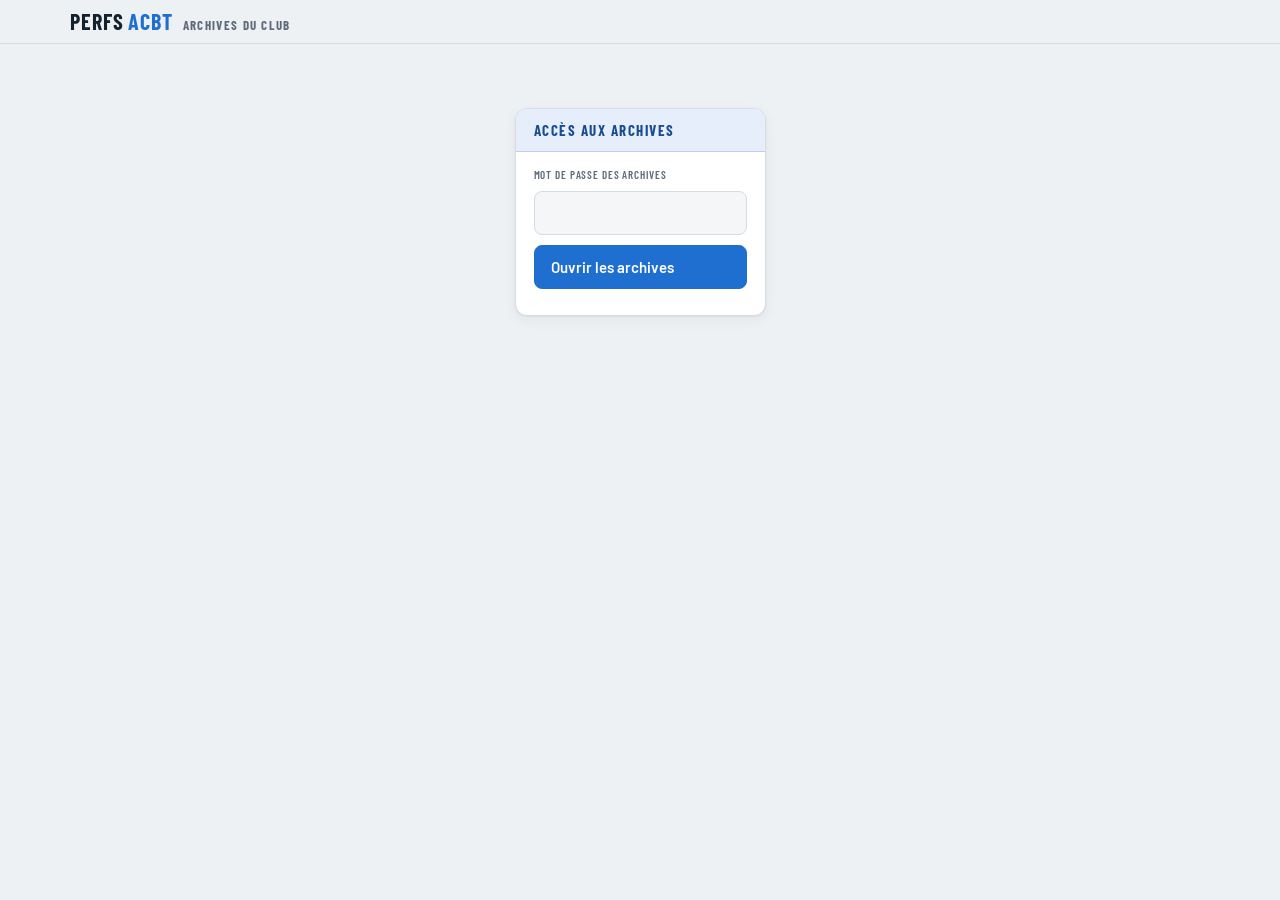
<file: archives.html>
<!DOCTYPE html>
<html lang="fr">
<head>
<meta charset="utf-8">
<meta name="viewport" content="width=device-width,initial-scale=1,viewport-fit=cover">
<meta name="theme-color" content="#1f6fd1">
<meta name="robots" content="noindex,nofollow">
<title>Perfs ACBT — Archives</title>
<link rel="preconnect" href="https://fonts.googleapis.com">
<link rel="preconnect" href="https://fonts.gstatic.com" crossorigin>
<link href="https://fonts.googleapis.com/css2?family=Barlow+Condensed:wght@600;700&family=Barlow:wght@400;500;600;700&display=swap" rel="stylesheet">
<script>(function(){try{var t=localStorage.getItem("acbt-theme");if(t)document.documentElement.setAttribute("data-theme",t);}catch(e){}})();</script>
<style>
:root{
  --bg:#eef1f4; --card:#ffffff; --field:#f4f6f8; --ink:#15212c; --muted:#5d6b78; --line:#d5dce2;
  --accent:#1f6fd1; --accent-ink:#ffffff; --accent-soft:#eaf2fd;
  --ok:#1d8a4e; --ok-bg:#e8f5ee; --ok-text:#1d6b3e; --err:#b3261e; --err-bg:#fdecea; --err-text:#9a1f18;
  --warn:#8a5200; --warn-bg:#fff6e5; --band:#e6eefb; --band-line:#bcd0ee; --band-ink:#1a4c91;
  --shadow:0 1px 2px rgba(20,33,44,.06),0 4px 14px rgba(20,33,44,.05);
  --display:"Barlow Condensed","Arial Narrow",sans-serif; --body:"Barlow",system-ui,-apple-system,"Segoe UI",sans-serif;
  color-scheme:light;
}
@media (prefers-color-scheme: dark){:root:not([data-theme="light"]){
  --bg:#0d141a; --card:#151f28; --field:#0f171e; --ink:#e4eaef; --muted:#8a98a5; --line:#26333f;
  --accent:#5aa2ff; --accent-ink:#06121f; --accent-soft:#132235;
  --ok:#4cc48a; --ok-bg:#10261b; --ok-text:#7fdcaa; --err:#ff7a70; --err-bg:#2c1414; --err-text:#ffa39c;
  --warn:#f0b340; --warn-bg:#2a2210; --band:#18293b; --band-line:#2a4766; --band-ink:#a9cdff; --shadow:none; color-scheme:dark;}}
:root[data-theme="dark"]{
  --bg:#0d141a; --card:#151f28; --field:#0f171e; --ink:#e4eaef; --muted:#8a98a5; --line:#26333f;
  --accent:#5aa2ff; --accent-ink:#06121f; --accent-soft:#132235;
  --ok:#4cc48a; --ok-bg:#10261b; --ok-text:#7fdcaa; --err:#ff7a70; --err-bg:#2c1414; --err-text:#ffa39c;
  --warn:#f0b340; --warn-bg:#2a2210; --band:#18293b; --band-line:#2a4766; --band-ink:#a9cdff; --shadow:none; color-scheme:dark;}
*{box-sizing:border-box}
[hidden]{display:none!important}
html,body{margin:0}
body{background:var(--bg);color:var(--ink);font:15px/1.5 var(--body);font-variant-numeric:tabular-nums;-webkit-font-smoothing:antialiased}
button,input{font:inherit;color:inherit}
.bar{position:sticky;top:0;z-index:10;background:color-mix(in srgb,var(--bg) 88%,transparent);backdrop-filter:blur(10px);-webkit-backdrop-filter:blur(10px);border-bottom:1px solid var(--line)}
.bar-in{max-width:1180px;margin:0 auto;padding:10px 20px;display:flex;align-items:center;gap:12px}
.brand{font:700 22px/1 var(--display);letter-spacing:.04em;text-transform:uppercase;flex:1;white-space:nowrap}
.brand span{color:var(--accent)}
.brand small{font:700 13px var(--display);letter-spacing:.1em;color:var(--muted);margin-left:10px}
main{max-width:1180px;margin:0 auto;padding:24px 20px 48px;display:grid;gap:16px}
.card{background:var(--card);border:1px solid var(--line);border-radius:12px;box-shadow:var(--shadow);overflow:hidden}
.card h2{margin:0;padding:12px 18px;background:var(--band);border-bottom:1px solid var(--band-line);font:700 15px/1.2 var(--display);letter-spacing:.1em;text-transform:uppercase;color:var(--band-ink)}
.in{padding:16px 18px}
.lbl{font:600 11px var(--display);letter-spacing:.08em;text-transform:uppercase;color:var(--muted)}
.inp{height:44px;border:1px solid var(--line);border-radius:8px;background:var(--field);padding:0 12px;font:600 16px var(--body);min-width:0}
.inp:focus{outline:none;border-color:var(--accent);box-shadow:0 0 0 3px color-mix(in srgb,var(--accent) 18%,transparent)}
.btn{height:44px;padding:0 16px;border:1px solid var(--line);border-radius:8px;background:var(--card);font:600 15px var(--body);cursor:pointer;white-space:nowrap;display:inline-flex;align-items:center;gap:8px}
.btn:hover{border-color:var(--accent)}
.btn.pri{background:var(--accent);border-color:var(--accent);color:var(--accent-ink)}
.btn.danger{color:var(--err-text)}
.btn.danger:hover{border-color:var(--err)}
.btn svg{width:17px;height:17px}
.login{max-width:440px;margin:40px auto 0}
.login form{display:grid;gap:10px}
.msg{font:600 14px var(--body);color:var(--err-text)}
.tools{display:flex;gap:10px;flex-wrap:wrap;align-items:center}
.tools .inp{flex:1;min-width:200px}
.count{color:var(--muted);font-size:14px}
table{width:100%;border-collapse:collapse;font-size:14.5px}
th,td{text-align:left;padding:10px 12px;border-bottom:1px solid var(--line);vertical-align:middle;white-space:nowrap}
th{font:700 12px var(--display);letter-spacing:.08em;text-transform:uppercase;color:var(--muted);background:var(--field);position:sticky;top:0}
tbody tr{cursor:pointer}
tbody tr:hover{background:var(--accent-soft)}
tbody tr.sel{background:var(--accent-soft);box-shadow:inset 3px 0 0 var(--accent)}
.tw{max-height:62vh;overflow:auto}
.v{display:inline-block;font:700 11.5px var(--display);letter-spacing:.06em;padding:3px 7px;border-radius:4px;margin-right:4px}
.v.ok{background:var(--ok-bg);color:var(--ok-text)} .v.bad{background:var(--err-bg);color:var(--err-text)}
.muted{color:var(--muted)}
.grid{display:grid;grid-template-columns:minmax(0,1fr) 380px;gap:16px;align-items:start}
@media (max-width:980px){.grid{grid-template-columns:1fr}}
.detail .row{display:flex;justify-content:space-between;gap:12px;padding:7px 0;border-bottom:1px solid var(--line)}
.detail .row:last-of-type{border-bottom:0}
.detail .row span:first-child{color:var(--muted)}
.detail .row span:last-child{font-weight:600;text-align:right}
.detail h3{font:700 16px var(--display);letter-spacing:.06em;text-transform:uppercase;margin:16px 0 4px}
.badge{display:inline-flex;align-items:center;gap:6px;font:600 13px var(--body);padding:5px 10px;border-radius:6px}
.badge.ok{background:var(--ok-bg);color:var(--ok-text)} .badge.bad{background:var(--err-bg);color:var(--err-text)}
.empty{padding:28px;text-align:center;color:var(--muted)}
.hash{font:500 11.5px ui-monospace,Menlo,Consolas,monospace;color:var(--muted);word-break:break-all}
</style>
</head>
<body>
<header class="bar">
  <div class="bar-in">
    <div class="brand">Perfs <span>ACBT</span><small>Archives du club</small></div>
    <button class="btn" id="logout" type="button" hidden>Se déconnecter</button>
  </div>
</header>

<main>
  <section class="card login" id="loginCard">
    <h2>Accès aux archives</h2>
    <div class="in">
      <form id="loginForm">
        <label class="lbl" for="pw">Mot de passe des archives</label>
        <input class="inp" id="pw" type="password" autocomplete="current-password" required>
        <button class="btn pri" type="submit">Ouvrir les archives</button>
        <div class="msg" id="loginMsg" role="alert"></div>
      </form>
    </div>
  </section>

  <div id="app" hidden>
    <div class="grid">
      <section class="card">
        <h2>Fiches de préparation</h2>
        <div class="in">
          <div class="tools">
            <input class="inp" id="q" type="search" placeholder="Rechercher : pilote, immatriculation, terrain, n° de fiche" aria-label="Rechercher">
            <button class="btn" id="csv" type="button"><svg viewBox="0 0 24 24" fill="none" stroke="currentColor" stroke-width="2" stroke-linecap="round" stroke-linejoin="round" aria-hidden="true"><path d="M12 3v12M7 10l5 5 5-5"/><path d="M5 21h14"/></svg>Exporter (CSV)</button>
            <span class="count" id="count"></span>
          </div>
        </div>
        <div class="tw">
          <table>
            <thead><tr><th>Date du calcul</th><th>Pilote</th><th>Avion</th><th>Départ</th><th>Arrivée</th><th>Verdicts</th></tr></thead>
            <tbody id="rows"></tbody>
          </table>
        </div>
      </section>

      <section class="card detail" id="detail">
        <h2>Détail</h2>
        <div class="in" id="detailIn"><div class="empty">Sélectionne une fiche dans la liste.</div></div>
      </section>
    </div>
  </div>
</main>

<script>
/* ═══════════════════════════════════════════════════════════════
   FICHE PDF — module autonome (aucune dépendance, fonctionne hors ligne)
   Utilisé par l'application et par la page d'archives du club.
   ═══════════════════════════════════════════════════════════════ */
(function (global) {
  'use strict';

  /* ── JSON canonique (clés triées) : même résultat partout, pour l'empreinte ── */
  function canon(v) {
    if (v === null || typeof v !== 'object') return JSON.stringify(v === undefined ? null : v);
    if (Array.isArray(v)) return '[' + v.map(canon).join(',') + ']';
    return '{' + Object.keys(v).filter(k => v[k] !== undefined).sort()
      .map(k => JSON.stringify(k) + ':' + canon(v[k])).join(',') + '}';
  }

  /* ── SHA-256 synchrone (pour garder le geste utilisateur avant le partage) ── */
  function sha256Hex(str) {
    const bytes = new TextEncoder().encode(str);
    const K = [0x428a2f98,0x71374491,0xb5c0fbcf,0xe9b5dba5,0x3956c25b,0x59f111f1,0x923f82a4,0xab1c5ed5,0xd807aa98,0x12835b01,0x243185be,0x550c7dc3,0x72be5d74,0x80deb1fe,0x9bdc06a7,0xc19bf174,0xe49b69c1,0xefbe4786,0x0fc19dc6,0x240ca1cc,0x2de92c6f,0x4a7484aa,0x5cb0a9dc,0x76f988da,0x983e5152,0xa831c66d,0xb00327c8,0xbf597fc7,0xc6e00bf3,0xd5a79147,0x06ca6351,0x14292967,0x27b70a85,0x2e1b2138,0x4d2c6dfc,0x53380d13,0x650a7354,0x766a0abb,0x81c2c92e,0x92722c85,0xa2bfe8a1,0xa81a664b,0xc24b8b70,0xc76c51a3,0xd192e819,0xd6990624,0xf40e3585,0x106aa070,0x19a4c116,0x1e376c08,0x2748774c,0x34b0bcb5,0x391c0cb3,0x4ed8aa4a,0x5b9cca4f,0x682e6ff3,0x748f82ee,0x78a5636f,0x84c87814,0x8cc70208,0x90befffa,0xa4506ceb,0xbef9a3f7,0xc67178f2];
    const H = [0x6a09e667,0xbb67ae85,0x3c6ef372,0xa54ff53a,0x510e527f,0x9b05688c,0x1f83d9ab,0x5be0cd19];
    const l = bytes.length, nBlocks = ((l + 9 + 63) >> 6);
    const m = new Uint8Array(nBlocks * 64);
    m.set(bytes); m[l] = 0x80;
    const bitLen = l * 8;
    const dv = new DataView(m.buffer);
    dv.setUint32(m.length - 4, bitLen >>> 0);
    dv.setUint32(m.length - 8, Math.floor(bitLen / 0x100000000));
    const w = new Uint32Array(64);
    const r = (x, n) => (x >>> n) | (x << (32 - n));
    for (let b = 0; b < nBlocks; b++) {
      for (let i = 0; i < 16; i++) w[i] = dv.getUint32(b * 64 + i * 4);
      for (let i = 16; i < 64; i++) {
        const s0 = r(w[i-15], 7) ^ r(w[i-15], 18) ^ (w[i-15] >>> 3);
        const s1 = r(w[i-2], 17) ^ r(w[i-2], 19) ^ (w[i-2] >>> 10);
        w[i] = (w[i-16] + s0 + w[i-7] + s1) >>> 0;
      }
      let [a, bb, c, d, e, f, g, h] = H;
      for (let i = 0; i < 64; i++) {
        const S1 = r(e, 6) ^ r(e, 11) ^ r(e, 25);
        const ch = (e & f) ^ (~e & g);
        const t1 = (h + S1 + ch + K[i] + w[i]) >>> 0;
        const S0 = r(a, 2) ^ r(a, 13) ^ r(a, 22);
        const mj = (a & bb) ^ (a & c) ^ (bb & c);
        const t2 = (S0 + mj) >>> 0;
        h = g; g = f; f = e; e = (d + t1) >>> 0; d = c; c = bb; bb = a; a = (t1 + t2) >>> 0;
      }
      H[0] = (H[0] + a) >>> 0; H[1] = (H[1] + bb) >>> 0; H[2] = (H[2] + c) >>> 0; H[3] = (H[3] + d) >>> 0;
      H[4] = (H[4] + e) >>> 0; H[5] = (H[5] + f) >>> 0; H[6] = (H[6] + g) >>> 0; H[7] = (H[7] + h) >>> 0;
    }
    return H.map(x => x.toString(16).padStart(8, '0')).join('');
  }

  /* ── Mini-générateur PDF (polices standard Helvetica / Courier) ── */
  const WID = {"Helvetica": [278, 278, 355, 556, 556, 889, 667, 191, 333, 333, 389, 584, 278, 333, 278, 278, 556, 556, 556, 556, 556, 556, 556, 556, 556, 556, 278, 278, 584, 584, 584, 556, 1015, 667, 667, 722, 722, 667, 611, 778, 722, 278, 500, 667, 556, 833, 722, 778, 667, 778, 722, 667, 611, 722, 667, 944, 667, 667, 611, 278, 278, 278, 469, 556, 333, 556, 556, 500, 556, 556, 278, 556, 556, 222, 222, 500, 222, 833, 556, 556, 556, 556, 333, 500, 278, 556, 500, 722, 500, 500, 500, 334, 260, 334, 584, 350, 556, 350, 222, 556, 333, 1000, 556, 556, 333, 1000, 667, 333, 1000, 350, 611, 350, 350, 222, 222, 333, 333, 350, 556, 1000, 333, 1000, 500, 333, 944, 350, 500, 667, 278, 333, 556, 556, 556, 556, 260, 556, 333, 737, 370, 556, 584, 333, 737, 333, 400, 584, 333, 333, 333, 556, 537, 278, 333, 333, 365, 556, 834, 834, 834, 611, 667, 667, 667, 667, 667, 667, 1000, 722, 667, 667, 667, 667, 278, 278, 278, 278, 722, 722, 778, 778, 778, 778, 778, 584, 778, 722, 722, 722, 722, 667, 667, 611, 556, 556, 556, 556, 556, 556, 889, 500, 556, 556, 556, 556, 278, 278, 278, 278, 556, 556, 556, 556, 556, 556, 556, 584, 611, 556, 556, 556, 556, 500, 556, 500], "Helvetica-Bold": [278, 333, 474, 556, 556, 889, 722, 238, 333, 333, 389, 584, 278, 333, 278, 278, 556, 556, 556, 556, 556, 556, 556, 556, 556, 556, 333, 333, 584, 584, 584, 611, 975, 722, 722, 722, 722, 667, 611, 778, 722, 278, 556, 722, 611, 833, 722, 778, 667, 778, 722, 667, 611, 722, 667, 944, 667, 667, 611, 333, 278, 333, 584, 556, 333, 556, 611, 556, 611, 556, 333, 611, 611, 278, 278, 556, 278, 889, 611, 611, 611, 611, 389, 556, 333, 611, 556, 778, 556, 556, 500, 389, 280, 389, 584, 350, 556, 350, 278, 556, 500, 1000, 556, 556, 333, 1000, 667, 333, 1000, 350, 611, 350, 350, 278, 278, 500, 500, 350, 556, 1000, 333, 1000, 556, 333, 944, 350, 500, 667, 278, 333, 556, 556, 556, 556, 280, 556, 333, 737, 370, 556, 584, 333, 737, 333, 400, 584, 333, 333, 333, 611, 556, 278, 333, 333, 365, 556, 834, 834, 834, 611, 722, 722, 722, 722, 722, 722, 1000, 722, 667, 667, 667, 667, 278, 278, 278, 278, 722, 722, 778, 778, 778, 778, 778, 584, 778, 722, 722, 722, 722, 667, 667, 611, 556, 556, 556, 556, 556, 556, 889, 556, 556, 556, 556, 556, 278, 278, 278, 278, 611, 611, 611, 611, 611, 611, 611, 584, 611, 611, 611, 611, 611, 556, 611, 556]};
  const FONTS = { H: 'Helvetica', HB: 'Helvetica-Bold', C: 'Courier' };
  const CP1252 = { 0x20AC:0x80,0x201A:0x82,0x0192:0x83,0x201E:0x84,0x2026:0x85,0x2020:0x86,0x2021:0x87,0x02C6:0x88,0x2030:0x89,0x0160:0x8A,0x2039:0x8B,0x0152:0x8C,0x017D:0x8E,0x2018:0x91,0x2019:0x92,0x201C:0x93,0x201D:0x94,0x2022:0x95,0x2013:0x96,0x2014:0x97,0x02DC:0x98,0x2122:0x99,0x0161:0x9A,0x203A:0x9B,0x0153:0x9C,0x017E:0x9E,0x0178:0x9F };
  const SUBST = { '→':'->', '←':'<-', '✓':'OK', '✗':'X', '✕':'X', '≤':'<=', '≥':'>=', '⚠':'!', '★':'*', ' ':' ', ' ':' ' };
  function toWin(str) {
    str = String(str == null ? '' : str);
    let out = '';
    for (const ch of str) {
      if (SUBST[ch] !== undefined) { out += SUBST[ch]; continue; }
      const c = ch.codePointAt(0);
      if (c === 10 || c === 13 || c === 9) { out += ' '; continue; }
      if (c < 32) continue;
      if (c < 128 || (c >= 0xA0 && c < 256)) out += String.fromCharCode(c);
      else if (CP1252[c]) out += String.fromCharCode(CP1252[c]);
      else out += '?';
    }
    return out;
  }
  function textWidth(str, font, size) {
    const s = toWin(str);
    if (font === 'C') return s.length * 0.6 * size;
    const t = WID[FONTS[font]];
    let w = 0;
    for (let i = 0; i < s.length; i++) { const c = s.charCodeAt(i); w += (c >= 32 && c < 256) ? t[c - 32] : 556; }
    return w * size / 1000;
  }
  function wrap(str, font, size, maxW) {
    const words = String(str || '').split(/\s+/).filter(Boolean);
    const lines = []; let cur = '';
    words.forEach(wd => {
      const test = cur ? cur + ' ' + wd : wd;
      if (textWidth(test, font, size) <= maxW || !cur) cur = test;
      else { lines.push(cur); cur = wd; }
    });
    if (cur) lines.push(cur);
    // mots trop longs (METAR) : coupe brute
    const out = [];
    lines.forEach(l => {
      while (textWidth(l, font, size) > maxW && l.length > 1) {
        let n = l.length;
        while (n > 1 && textWidth(l.slice(0, n), font, size) > maxW) n--;
        out.push(l.slice(0, n)); l = l.slice(n);
      }
      out.push(l);
    });
    return out;
  }
  const esc = s => s.replace(/\\/g, '\\\\').replace(/\(/g, '\\(').replace(/\)/g, '\\)');
  const f2 = n => (Math.round(n * 100) / 100).toString();

  function PDF() {
    this.W = 595.28; this.H = 841.89;
    this.pages = []; this.addPage();
  }
  PDF.prototype.addPage = function () { this.ops = []; this.pages.push(this.ops); };
  PDF.prototype.color = function (c, stroke) { return c.map(f2).join(' ') + (stroke ? ' RG' : ' rg'); };
  PDF.prototype.rect = function (x, y, w, h, o) {
    o = o || {};
    const Y = this.H - y - h;
    let s = 'q ';
    if (o.fill) s += this.color(o.fill) + ' ';
    if (o.stroke) s += this.color(o.stroke, true) + ' ' + f2(o.lw || 0.6) + ' w ';
    s += f2(x) + ' ' + f2(Y) + ' ' + f2(w) + ' ' + f2(h) + ' re ' + (o.fill && o.stroke ? 'B' : o.fill ? 'f' : 'S') + ' Q';
    this.ops.push(s);
  };
  PDF.prototype.line = function (x1, y1, x2, y2, o) {
    o = o || {};
    this.ops.push('q ' + this.color(o.color || [0.85, 0.87, 0.9], true) + ' ' + f2(o.lw || 0.5) + ' w ' +
      f2(x1) + ' ' + f2(this.H - y1) + ' m ' + f2(x2) + ' ' + f2(this.H - y2) + ' l S Q');
  };
  PDF.prototype.text = function (x, y, str, o) {
    o = o || {};
    const font = o.font || 'H', size = o.size || 9;
    const s = toWin(str);
    let X = x;
    if (o.align === 'right') X = x - textWidth(s, font, size);
    else if (o.align === 'center') X = x - textWidth(s, font, size) / 2;
    const fid = font === 'H' ? 'F1' : font === 'HB' ? 'F2' : 'F3';
    this.ops.push('BT ' + this.color(o.color || [0.08, 0.13, 0.17]) + ' /' + fid + ' ' + f2(size) + ' Tf ' +
      f2(X) + ' ' + f2(this.H - y) + ' Td (' + esc(s) + ') Tj ET');
  };
  PDF.prototype.build = function (meta) {
    const objs = [];
    const add = s => { objs.push(s); return objs.length; };
    const catalog = add(null), pagesId = add(null);
    const f1 = add('<< /Type /Font /Subtype /Type1 /BaseFont /Helvetica /Encoding /WinAnsiEncoding >>');
    const f2i = add('<< /Type /Font /Subtype /Type1 /BaseFont /Helvetica-Bold /Encoding /WinAnsiEncoding >>');
    const f3 = add('<< /Type /Font /Subtype /Type1 /BaseFont /Courier /Encoding /WinAnsiEncoding >>');
    const kids = [];
    this.pages.forEach(ops => {
      const content = ops.join('\n');
      const cid = add('<< /Length ' + content.length + ' >>\nstream\n' + content + '\nendstream');
      kids.push(add('<< /Type /Page /Parent ' + pagesId + ' 0 R /MediaBox [0 0 ' + f2(this.W) + ' ' + f2(this.H) +
        '] /Resources << /Font << /F1 ' + f1 + ' 0 R /F2 ' + f2i + ' 0 R /F3 ' + f3 + ' 0 R >> >> /Contents ' + cid + ' 0 R >>'));
    });
    objs[catalog - 1] = '<< /Type /Catalog /Pages ' + pagesId + ' 0 R >>';
    objs[pagesId - 1] = '<< /Type /Pages /Kids [' + kids.map(k => k + ' 0 R').join(' ') + '] /Count ' + kids.length + ' >>';
    const info = add('<< /Title (' + esc(toWin(meta && meta.title || 'Fiche')) + ') /Producer (Perfs ACBT) /Creator (Perfs ACBT) >>');
    let out = '%PDF-1.4\n%\xE2\xE3\xCF\xD3\n';
    const offs = [];
    objs.forEach((o, i) => { offs.push(out.length); out += (i + 1) + ' 0 obj\n' + o + '\nendobj\n'; });
    const xref = out.length;
    out += 'xref\n0 ' + (objs.length + 1) + '\n0000000000 65535 f \n' +
      offs.map(o => String(o).padStart(10, '0') + ' 00000 n \n').join('');
    out += 'trailer\n<< /Size ' + (objs.length + 1) + ' /Root ' + catalog + ' 0 R /Info ' + info + ' 0 R >>\nstartxref\n' + xref + '\n%%EOF';
    const bytes = new Uint8Array(out.length);
    for (let i = 0; i < out.length; i++) bytes[i] = out.charCodeAt(i) & 0xff;
    return bytes;
  };

  /* ── Mise en page de la fiche (style épuré, proche de l'application) ── */
  const C = {
    ink: [0.08, 0.13, 0.17], muted: [0.36, 0.42, 0.47], faint: [0.55, 0.6, 0.65], line: [0.85, 0.87, 0.9], soft: [0.965, 0.972, 0.98],
    accent: [0.12, 0.44, 0.82], accentSoft: [0.92, 0.95, 0.99],
    ok: [0.11, 0.54, 0.31], okText: [0.11, 0.42, 0.24], okBg: [0.91, 0.96, 0.93],
    bad: [0.70, 0.15, 0.12], badText: [0.60, 0.12, 0.09], badBg: [0.99, 0.93, 0.92],
    amber: [0.54, 0.32, 0.0], amberBg: [1, 0.965, 0.9], white: [1, 1, 1]
  };
  function fmtLocal(iso) {
    const d = new Date(iso);
    const p = n => String(n).padStart(2, '0');
    return p(d.getDate()) + '/' + p(d.getMonth() + 1) + '/' + d.getFullYear() + ' ' + p(d.getHours()) + ':' + p(d.getMinutes());
  }
  // Rectangle à coins arrondis
  PDF.prototype.rrect = function (x, y, w, h, r, o) {
    o = o || {};
    const k = 0.5523 * r, H = this.H, Y = y;
    const P = (px, py) => f2(px) + ' ' + f2(H - py);
    let s = 'q ';
    if (o.fill) s += this.color(o.fill) + ' ';
    if (o.stroke) s += this.color(o.stroke, true) + ' ' + f2(o.lw || 0.7) + ' w ';
    s += P(x + r, Y) + ' m ' + P(x + w - r, Y) + ' l ' +
      P(x + w - r + k, Y) + ' ' + P(x + w, Y + r - k) + ' ' + P(x + w, Y + r) + ' c ' +
      P(x + w, Y + h - r) + ' l ' +
      P(x + w, Y + h - r + k) + ' ' + P(x + w - r + k, Y + h) + ' ' + P(x + w - r, Y + h) + ' c ' +
      P(x + r, Y + h) + ' l ' +
      P(x + r - k, Y + h) + ' ' + P(x, Y + h - r + k) + ' ' + P(x, Y + h - r) + ' c ' +
      P(x, Y + r) + ' l ' +
      P(x, Y + r - k) + ' ' + P(x + r - k, Y) + ' ' + P(x + r, Y) + ' c h ' +
      (o.fill && o.stroke ? 'B' : o.fill ? 'f' : 'S') + ' Q';
    this.ops.push(s);
  };
  // Pastille de verdict ; renvoie sa largeur
  function pill(pdf, xRight, yTop, txt, kind) {
    const t = txt.toUpperCase(), size = 7.5;
    const w = textWidth(t, 'HB', size) + 14;
    const fill = kind === 'ok' ? C.okBg : kind === 'bad' ? C.badBg : C.soft;
    const col = kind === 'ok' ? C.okText : kind === 'bad' ? C.badText : C.muted;
    pdf.rrect(xRight - w, yTop, w, 15, 7.5, { fill });
    pdf.text(xRight - w / 2, yTop + 10.3, t, { font: 'HB', size, color: col, align: 'center' });
    return w;
  }

  function renderFichePDF(d) {
    const pdf = new PDF();
    const M = 40, W = pdf.W - 2 * M, BOTTOM = pdf.H - 64;
    let y = 0;
    const ensure = need => { if (y + need > BOTTOM) { footer(); pdf.addPage(); y = M; } };
    const label = (x, yy, t, o) => pdf.text(x, yy, t.toUpperCase(), Object.assign({ font: 'HB', size: 6.6, color: C.muted }, o || {}));

    // ── En-tête blanc, filet bleu
    pdf.text(M, 44, 'Fiche de préparation du vol', { font: 'HB', size: 17 });
    pdf.text(M, 60, 'Aéroclub de Beauvais-Tillé · Perfs ACBT', { size: 9, color: C.muted });
    pdf.text(pdf.W - M, 44, (d.aircraft && d.aircraft.immat) || '—', { font: 'HB', size: 20, color: C.accent, align: 'right' });
    const club = d.aircraft && d.aircraft.club;
    if (club) pdf.text(pdf.W - M, 58, club, { font: 'HB', size: 8.5, color: C.ink, align: 'right' });
    pdf.text(pdf.W - M, club ? 69 : 60, 'Fiche n° ' + d.id, { size: club ? 7.5 : 8.5, color: C.muted, align: 'right' });
    pdf.rect(M, 76, W, 2, { fill: C.accent });
    y = 94;

    // ── Bandeau d'informations (sans cadre)
    const info = [
      ['Pilote', d.pilot || '—'],
      ['Date et heure (locale)', fmtLocal(d.created)],
      ['Type', (d.aircraft && (d.aircraft.type || d.aircraft.label)) || '—'],
      ['Marge', (d.margin != null ? d.margin : '—') + ' %'],
      ['Carénages', d.spats ? 'Avec' : 'Sans']
    ];
    const iw = [0.25, 0.23, 0.22, 0.12, 0.18];
    let ix = M;
    info.forEach(([l, v], i) => {
      const cw = W * iw[i];
      label(ix, y, l);
      const ln = wrap(v, 'HB', 10, cw - 10);
      pdf.text(ix, y + 15, ln[0] + (ln.length > 1 ? '…' : ''), { font: 'HB', size: 10 });
      ix += cw;
    });
    y += 27;
    pdf.line(M, y, M + W, y, { color: C.line, lw: 0.6 });
    y += 14;

    // ── Résumé : une carte par calcul
    const cards = [];
    if (d.dep) cards.push({ t: 'Décollage · ' + (d.dep.icao || '—'), big: d.dep.result.required, sub: 'requis / ' + d.dep.result.available + ' ' + d.dep.dist.label, v: d.dep.result.verdict });
    if (d.arr) cards.push({ t: 'Atterrissage · ' + (d.arr.icao || '—'), big: d.arr.result.required, sub: 'requis / ' + d.arr.result.available + ' ' + d.arr.dist.label, v: d.arr.result.verdict });
    if (d.fuel) cards.push({ t: 'Carburant', big: d.fuel.totalL + ' L', sub: 'requis / ' + d.fuel.usable + ' L utilisables', v: d.fuel.ok ? 'ok' : 'bad' });
    if (cards.length) {
      const gap = 10, cw = (W - gap * (cards.length - 1)) / cards.length, ch = 64;
      cards.forEach((c, i) => {
        const x = M + i * (cw + gap);
        const bad = c.v === 'bad';
        pdf.rrect(x, y, cw, ch, 8, { fill: bad ? C.badBg : C.white, stroke: bad ? [0.93, 0.7, 0.68] : C.line, lw: 0.8 });
        label(x + 12, y + 17, wrap(c.t, 'HB', 6.6, cw - 90)[0]);
        pill(pdf, x + cw - 10, y + 8, c.v === 'ok' ? 'OK' : c.v === 'bad' ? 'Insuffisant' : '—', c.v);
        pdf.text(x + 12, y + 42, c.big, { font: 'HB', size: 21, color: bad ? C.badText : C.ink });
        pdf.text(x + 12, y + 55, wrap(c.sub, 'H', 8, cw - 24)[0], { size: 8, color: C.muted });
      });
      y += ch + 18;
    }

    // ── Détail décollage / atterrissage
    function block(x, y0, w, s, kind) {
      let yy = y0;
      const dep = kind === 'dep';
      pdf.rect(x, yy, 3, 14, { fill: C.accent });
      pdf.text(x + 10, yy + 11, (dep ? 'Décollage' : 'Atterrissage') + ' · ' + (s.icao || '—'), { font: 'HB', size: 11.5 });
      if (s.name) pdf.text(x + w, yy + 11, wrap(s.name, 'H', 8, w * 0.42)[0], { size: 8, color: C.muted, align: 'right' });
      yy += 21;
      const row = (l, v) => {
        const lines = wrap(v, 'HB', 8.4, w * 0.6);
        pdf.text(x, yy + 8.5, l, { size: 8.4, color: C.muted });
        lines.forEach((ln, i) => pdf.text(x + w, yy + 8.5 + i * 10, ln, { font: 'HB', size: 8.4, align: 'right' }));
        yy += 5.5 + lines.length * 10;
        pdf.line(x, yy - 1, x + w, yy - 1, { color: C.line, lw: 0.4 });
      };
      const sect = t => { yy += 3; label(x, yy + 7, t); yy += 11; };
      sect('Piste et conditions');
      row('QFU', s.qfu ? s.qfu + '°' : '—');
      row(s.dist.label, s.dist.value ? s.dist.value + ' m' : '—');
      row('Élévation', (s.alt || '—') + ' ft');
      row('Température (OAT)', (s.oat || '—') + ' °C');
      row('Masse', (s.mass || '—') + ' kg');
      row('Vent', s.windText || '—');
      if (s.windSrc) row('Vent retenu', s.windSrc);
      if (s.comps) row('Composantes', s.comps);
      row(dep ? 'Surface' : 'Freinage / état', s.surface || '—');
      if (s.windRule && s.windRule.indexOf('+') >= 0) row('Vent pris en compte', s.windRule);
      sect('Détail du calcul (sans marge)');
      (s.result.rows || []).forEach(([l, v]) => row(l, v));
      if (s.note) {
        yy += 3;
        wrap(s.note, 'H', 7.2, w).forEach(ln => { pdf.text(x, yy + 8, ln, { size: 7.2, color: C.faint }); yy += 9; });
      }
      (s.meteo || []).forEach(m => {
        sect(m.type);
        const lines = wrap(m.raw, 'C', 7, w - 16);
        pdf.rrect(x, yy - 3, w, lines.length * 9 + 10, 5, { fill: C.soft });
        lines.forEach((ln, i) => pdf.text(x + 8, yy + 7 + i * 9, ln, { font: 'C', size: 7, color: [0.25, 0.3, 0.35] }));
        yy += lines.length * 9 + 12;
      });
      return yy;
    }
    const sides = [];
    if (d.dep) sides.push(['dep', d.dep]);
    if (d.arr) sides.push(['arr', d.arr]);
    if (sides.length) {
      ensure(250);
      const gap = 22, colW = sides.length === 2 ? (W - gap) / 2 : W;
      let maxY = y;
      sides.forEach(([k, s], i) => { maxY = Math.max(maxY, block(M + i * (colW + gap), y, colW, s, k)); });
      y = maxY + 12;
    }

    // ── Carburant
    if (d.fuel) {
      const f = d.fuel;
      ensure(110 + (f.phases || []).length * 14);
      pdf.rect(M, y, 3, 14, { fill: C.accent });
      pdf.text(M + 10, y + 11, 'Bilan carburant', { font: 'HB', size: 11.5 });
      pill(pdf, M + W, y, f.ok ? 'Suffisant' : 'Insuffisant', f.ok ? 'ok' : 'bad');
      y += 24;
      const facts = [
        f.onboard ? 'À bord ' + String(f.onboard).replace('.', ',') + ' L' + (f.full ? ' (plein)' : f.usedSince ? ' (plein entamé, ' + f.usedSince + ' de vol)' : '') : null,
        'Utilisable ' + f.usable + ' L',
        'Conso ' + String(f.conso).replace('.', ',') + ' L/h' + (f.spatsPenalty ? ' (+3 % sans carénages)' : ''),
        (f.ok ? 'Reste ' : 'Manque ') + f.remainingL + ' L'
      ].filter(Boolean);
      pdf.text(M, y + 8, facts.join('   ·   '), { size: 8.4, color: C.ink });
      y += 18;
      const xT = M + W * 0.74, xL = M + W;
      label(M, y + 7, 'Poste'); label(xT, y + 7, 'Durée', { align: 'right' }); label(xL, y + 7, 'Litres', { align: 'right' });
      y += 12;
      (f.phases || []).forEach(p => {
        pdf.text(M, y + 8.5, p.ph, { size: 8.6 });
        pdf.text(xT, y + 8.5, p.time, { size: 8.6, color: C.muted, align: 'right' });
        pdf.text(xL, y + 8.5, p.L + ' L', { font: 'HB', size: 8.6, align: 'right' });
        y += 13; pdf.line(M, y - 1, M + W, y - 1, { color: C.line, lw: 0.4 });
      });
      pdf.line(M, y + 1, M + W, y + 1, { color: C.ink, lw: 0.9 });
      pdf.text(M, y + 13, 'Carburant minimum requis', { font: 'HB', size: 9.2 });
      pdf.text(xT, y + 13, f.totalTime, { font: 'HB', size: 9.2, align: 'right' });
      pdf.text(xL, y + 13, f.totalL + ' L', { font: 'HB', size: 9.2, align: 'right' });
      y += 24;
      if (f.depTime) {
        pdf.text(M, y + 8, 'Mise en route ' + f.depTime + '   ·   atterrissage max (réserve conservée) ' + f.maxLdg +
          '   ·   arrêt moteur (panne sèche) ' + f.engineStop + '   —   heure locale', { size: 8.2, color: C.muted });
        y += 16;
      }
      y += 8;
    }

    // ── Nuit aéronautique
    if (d.sun && d.sun.sunset) {
      ensure(30);
      pdf.rrect(M, y, W, 24, 6, { fill: C.amberBg });
      pdf.text(M + 12, y + 15.5, 'Coucher du soleil ' + d.sun.sunset + '   ·   Nuit aéronautique ' + d.sun.night +
        (d.sun.icao ? '  (' + d.sun.icao + ')' : '') + '   —   heure locale, date du jour', { font: 'HB', size: 8.6, color: C.amber });
      y += 32;
    }

    function footer() {
      const fy = pdf.H - 50;
      pdf.line(M, fy, M + W, fy, { color: C.line, lw: 0.6 });
      pdf.text(M, fy + 13, 'Calcul préparatoire au vol : ne remplace pas le manuel de vol. Le commandant de bord reste seul responsable de ses décisions.',
        { size: 7, color: C.muted });
      pdf.text(M, fy + 24, 'Fiche n° ' + d.id + ' · établie le ' + fmtLocal(d.created) + ' · Perfs ACBT ' + (d.app || ''), { size: 7, color: C.muted });
      if (d.hash) pdf.text(M, fy + 34, 'Empreinte SHA-256 : ' + d.hash, { font: 'C', size: 6.3, color: C.faint });
    }
    footer();
    return pdf.build({ title: 'Fiche ' + d.id });
  }

  /* Empreinte d'une fiche : SHA-256 du JSON canonique, sans le champ hash */
  function ficheHash(d) {
    const c = Object.assign({}, d); delete c.hash;
    return sha256Hex(canon(c));
  }

  global.FichePDF = { renderFichePDF, ficheHash, sha256Hex, canon, fmtLocal };
})(typeof window !== 'undefined' ? window : globalThis);

</script>
<script>
(function(){
  'use strict';
  const $ = id => document.getElementById(id);
  const esc = s => String(s == null ? '' : s).replace(/[&<>"']/g, c => ({'&':'&amp;','<':'&lt;','>':'&gt;','"':'&quot;',"'":'&#39;'}[c]));
  const F = window.FichePDF;
  const KEY = 'acbt-archives-pw';
  let pw = '';
  try { pw = sessionStorage.getItem(KEY) || ''; } catch (e) {}
  let list = [];

  async function api(params, method) {
    const r = await fetch('/api/fiches' + (params ? '?' + new URLSearchParams(params) : ''), {
      method: method || 'GET', headers: { Authorization: 'Bearer ' + pw }, cache: 'no-store'
    });
    let j = null;
    try { j = await r.json(); } catch (e) {}
    if (!j) throw new Error("Les archives ne répondent pas. La fonction /api/fiches est-elle bien en ligne ?");
    if (!r.ok || !j.ok) { const err = new Error(j.error || ('Erreur ' + r.status)); err.status = r.status; throw err; }
    return j;
  }

  const fmt = iso => F.fmtLocal(iso);
  const vchip = (l, v) => v ? `<span class="v ${v === 'bad' ? 'bad' : 'ok'}">${l} ${v === 'bad' ? 'KO' : 'OK'}</span>` : '';

  async function load(q) {
    const j = await api(q ? { q } : { limit: 500 });
    list = j.fiches;
    $('count').textContent = list.length + ' affichée' + (list.length > 1 ? 's' : '') + ' sur ' + j.total;
    $('rows').innerHTML = list.length ? list.map(f => `<tr data-id="${esc(f.id)}" tabindex="0">
        <td>${esc(fmt(f.created_at))}</td><td>${esc(f.pilot)}</td><td>${esc(f.aircraft)}</td>
        <td>${esc(f.dep_icao || '—')}</td><td>${esc(f.arr_icao || '—')}</td>
        <td>${vchip('T/O', f.dep_verdict)}${vchip('LDG', f.arr_verdict)}${vchip('FUEL', f.fuel_verdict)}</td></tr>`).join('')
      : `<tr><td colspan="6" class="empty">Aucune fiche${q ? ' pour cette recherche' : ' pour le moment'}.</td></tr>`;
  }

  async function show(id) {
    document.querySelectorAll('#rows tr').forEach(tr => tr.classList.toggle('sel', tr.dataset.id === id));
    $('detailIn').innerHTML = '<div class="empty">Chargement…</div>';
    const { fiche } = await api({ id });
    const d = fiche.data;
    const side = (lbl, s) => !s ? '' : `<h3>${lbl} · ${esc(s.icao)}</h3>
      <div class="row"><span>Verdict</span><span>${s.result.verdict === 'bad' ? '<span class="v bad">INSUFFISANT</span>' : '<span class="v ok">OK</span>'}</span></div>
      <div class="row"><span>Requis / disponible</span><span>${esc(s.result.required)} / ${esc(s.result.available)}</span></div>
      <div class="row"><span>QFU · masse</span><span>${esc(s.qfu)} · ${esc(s.mass)} kg</span></div>
      <div class="row"><span>Vent</span><span>${esc(s.windText)}</span></div>`;
    const fuel = d.fuel ? `<h3>Carburant</h3>
      <div class="row"><span>Verdict</span><span>${d.fuel.ok ? '<span class="v ok">OK</span>' : '<span class="v bad">INSUFFISANT</span>'}</span></div>
      <div class="row"><span>Requis / utilisable</span><span>${esc(d.fuel.totalL)} L / ${esc(d.fuel.usable)} L</span></div>` : '';
    $('detailIn').innerHTML = `
      <div class="row"><span>Fiche</span><span>${esc(fiche.id)}</span></div>
      <div class="row"><span>Pilote</span><span>${esc(d.pilot)}</span></div>
      <div class="row"><span>Avion</span><span>${esc(d.aircraft.label || d.aircraft.immat)}</span></div>
      <div class="row"><span>Calculée le</span><span>${esc(fmt(fiche.created_at))}</span></div>
      <div class="row"><span>Reçue au club le</span><span>${esc(fmt(fiche.received_at))}</span></div>
      ${side('Décollage', d.dep)}${side('Atterrissage', d.arr)}${fuel}
      <p style="margin:16px 0 8px">${fiche.hash_ok
        ? '<span class="badge ok">✓ Empreinte vérifiée : fiche non modifiée</span>'
        : '<span class="badge bad">Empreinte non conforme</span>'}</p>
      <div class="hash">SHA-256 ${esc(fiche.hash)}</div>
      <p style="margin:16px 0 0;display:flex;gap:8px;flex-wrap:wrap"><button class="btn pri" id="dl" type="button">Télécharger le PDF</button>
      <button class="btn danger" id="del" type="button">Supprimer la fiche</button></p>`;
    $('del').onclick = async () => {
      if (!confirm('Supprimer définitivement la fiche ' + fiche.id + ' des archives du club ?\n\nCette action ne peut pas être annulée.')) return;
      try {
        await api({ id: fiche.id }, 'DELETE');
        $('detailIn').innerHTML = '<div class="empty">Fiche supprimée.</div>';
        await load($('q').value.trim());
      } catch (err) { alert(err.message); }
    };
    $('dl').onclick = () => {
      const blob = new Blob([F.renderFichePDF(d)], { type: 'application/pdf' });
      const a = document.createElement('a');
      a.href = URL.createObjectURL(blob);
      a.download = 'Fiche_' + d.aircraft.immat + '_' + fiche.id + '.pdf';
      document.body.appendChild(a); a.click(); a.remove();
      setTimeout(() => URL.revokeObjectURL(a.href), 15000);
    };
  }

  function exportCsv() {
    const head = ['Fiche', 'Calculée le', 'Reçue le', 'Pilote', 'Avion', 'Départ', 'Verdict T/O', 'Arrivée', 'Verdict LDG', 'Verdict carburant', 'Empreinte vérifiée'];
    const q = v => '"' + String(v == null ? '' : v).replace(/"/g, '""') + '"';
    const lines = [head.map(q).join(';')].concat(list.map(f => [f.id, fmt(f.created_at), fmt(f.received_at), f.pilot, f.aircraft,
      f.dep_icao, f.dep_verdict, f.arr_icao, f.arr_verdict, f.fuel_verdict, f.hash_ok ? 'oui' : 'non'].map(q).join(';')));
    const blob = new Blob(['﻿' + lines.join('\r\n')], { type: 'text/csv;charset=utf-8' });
    const a = document.createElement('a');
    a.href = URL.createObjectURL(blob); a.download = 'archives_perfs_acbt.csv';
    document.body.appendChild(a); a.click(); a.remove();
  }

  async function enter() {
    try {
      await load('');
      $('loginCard').hidden = true; $('app').hidden = false; $('logout').hidden = false;
      try { sessionStorage.setItem(KEY, pw); } catch (e) {}
    } catch (e) {
      $('loginCard').hidden = false; $('app').hidden = true;
      $('loginMsg').textContent = e.message;
      try { sessionStorage.removeItem(KEY); } catch (_) {}
    }
  }

  $('loginForm').addEventListener('submit', e => { e.preventDefault(); pw = $('pw').value.trim(); $('loginMsg').textContent = ''; enter(); });
  $('logout').addEventListener('click', () => { try { sessionStorage.removeItem(KEY); } catch (e) {} location.reload(); });
  let t = null;
  $('q').addEventListener('input', () => { clearTimeout(t); t = setTimeout(() => load($('q').value.trim()).catch(err => alert(err.message)), 300); });
  $('rows').addEventListener('click', e => { const tr = e.target.closest('tr[data-id]'); if (tr) show(tr.dataset.id).catch(err => { $('detailIn').innerHTML = '<div class="empty">' + esc(err.message) + '</div>'; }); });
  $('rows').addEventListener('keydown', e => { if (e.key === 'Enter') { const tr = e.target.closest('tr[data-id]'); if (tr) tr.click(); } });
  $('csv').addEventListener('click', exportCsv);
  if (pw) enter();
})();
</script>
</body>
</html>
</file>
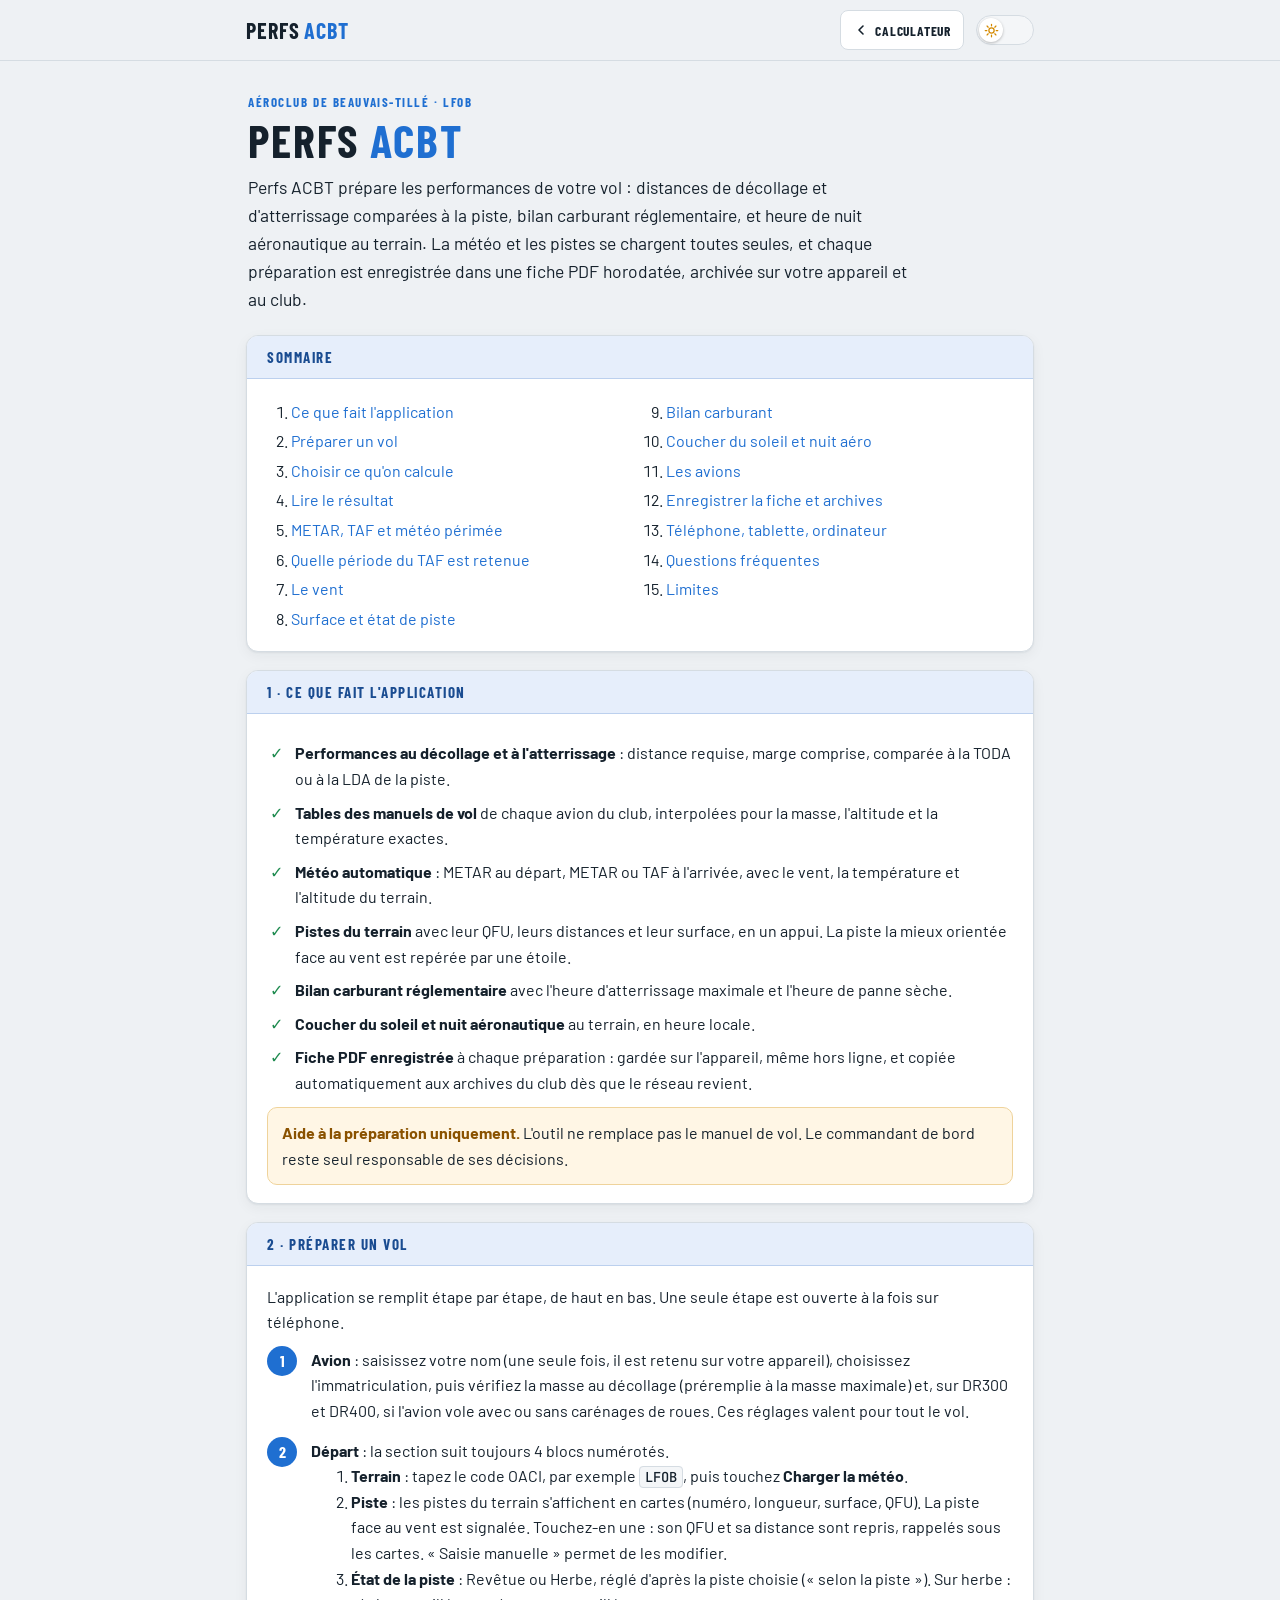
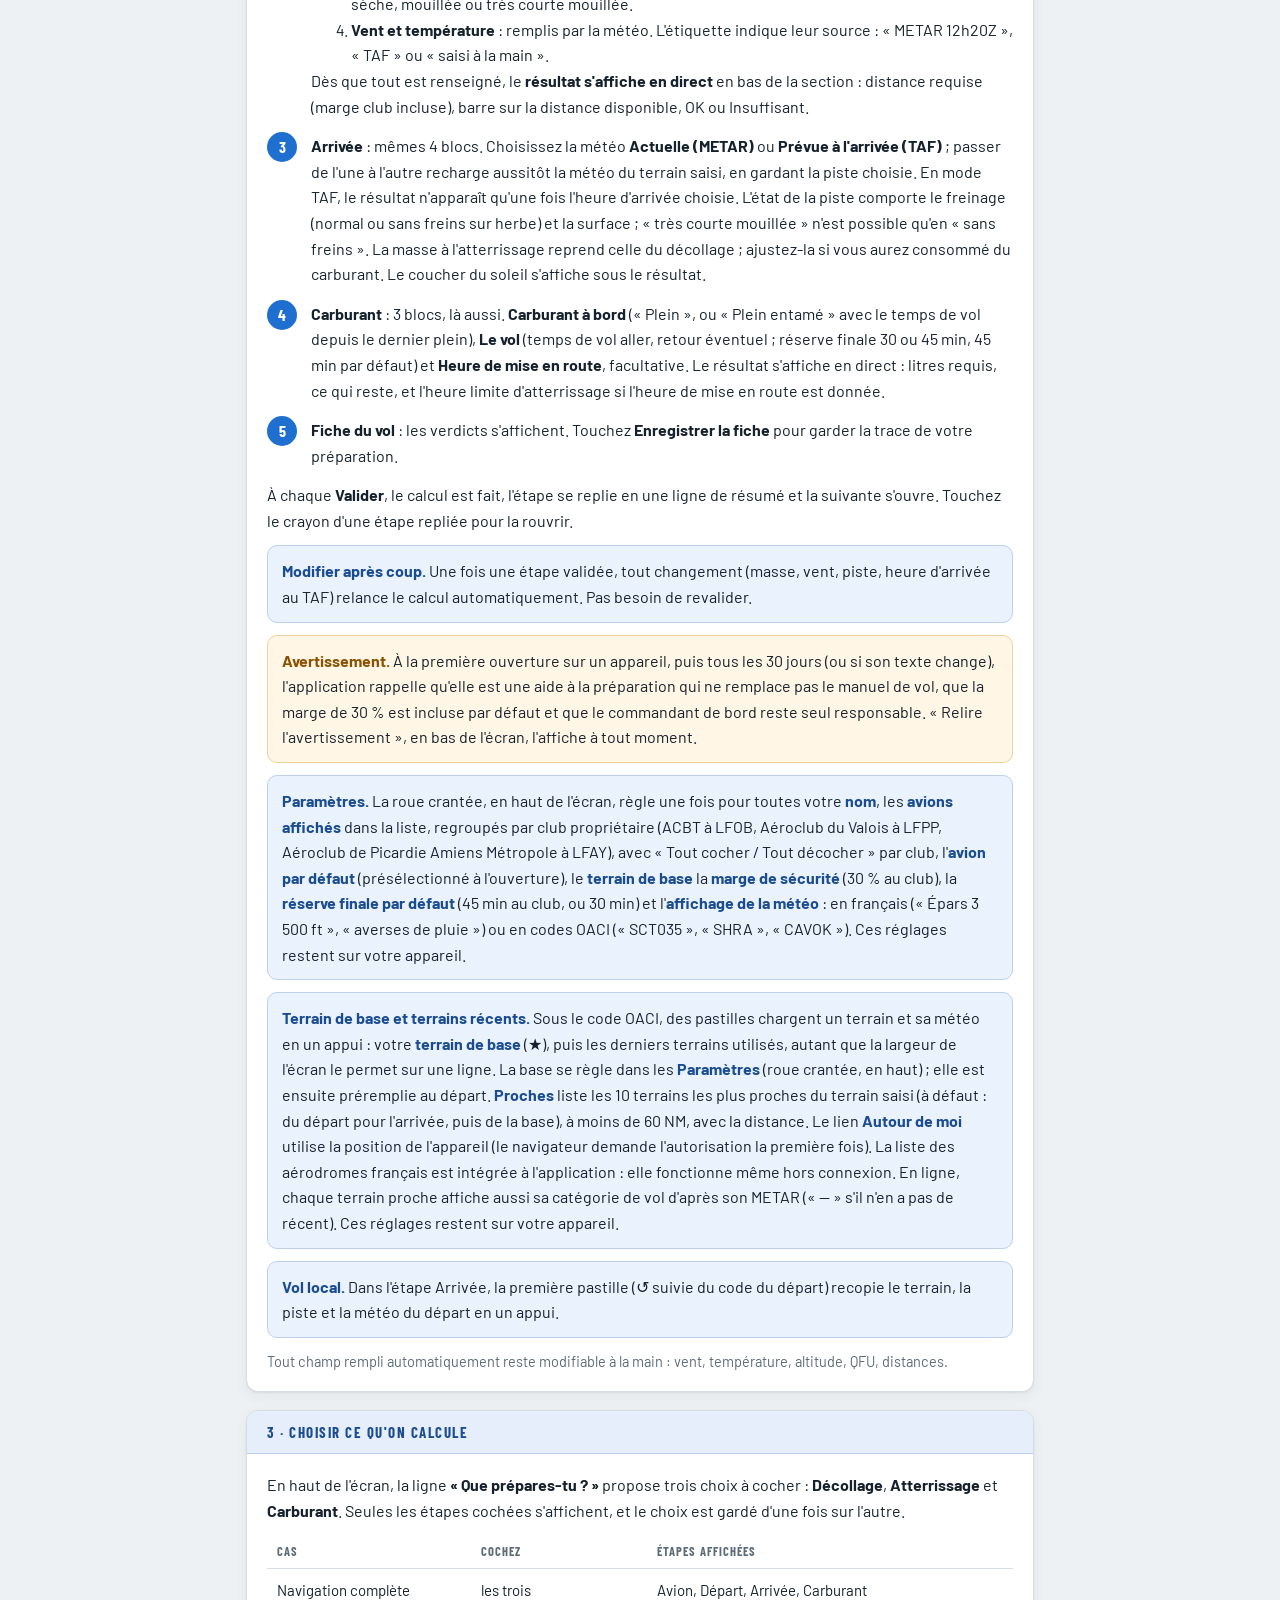
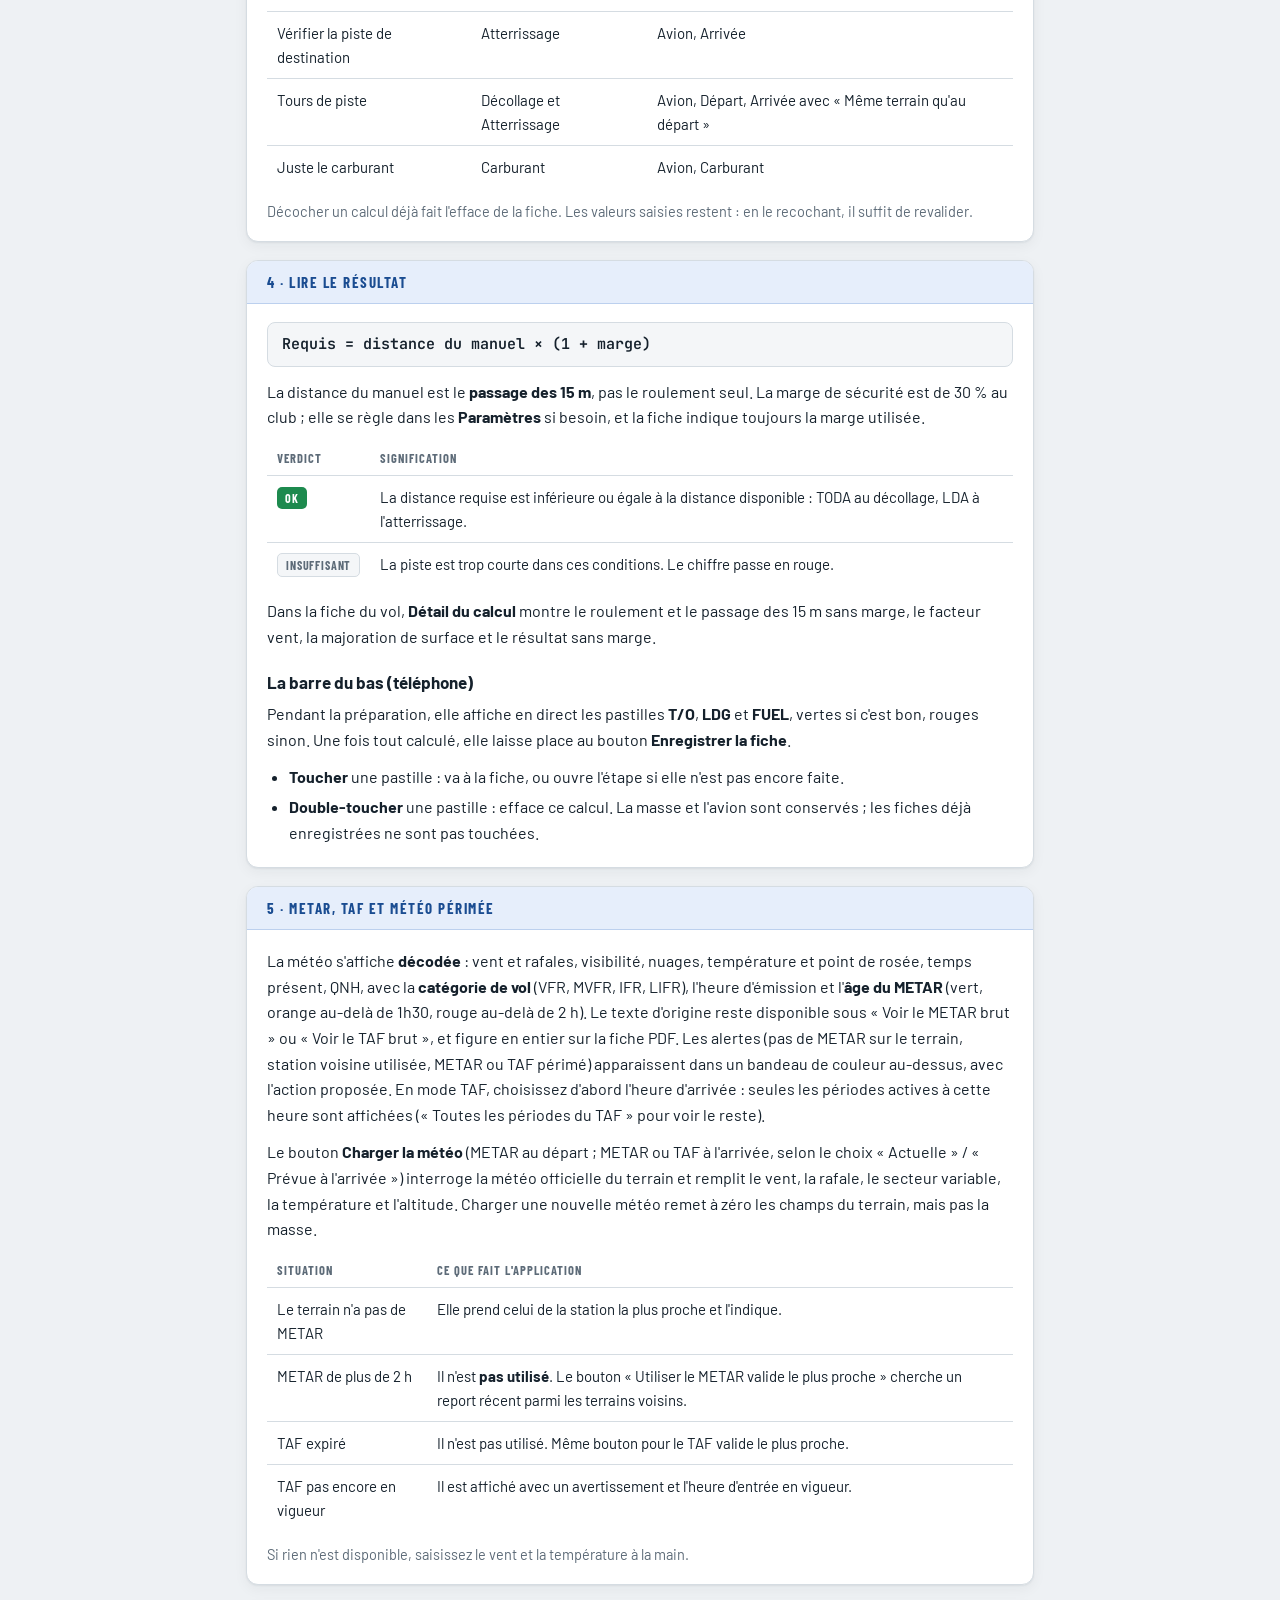
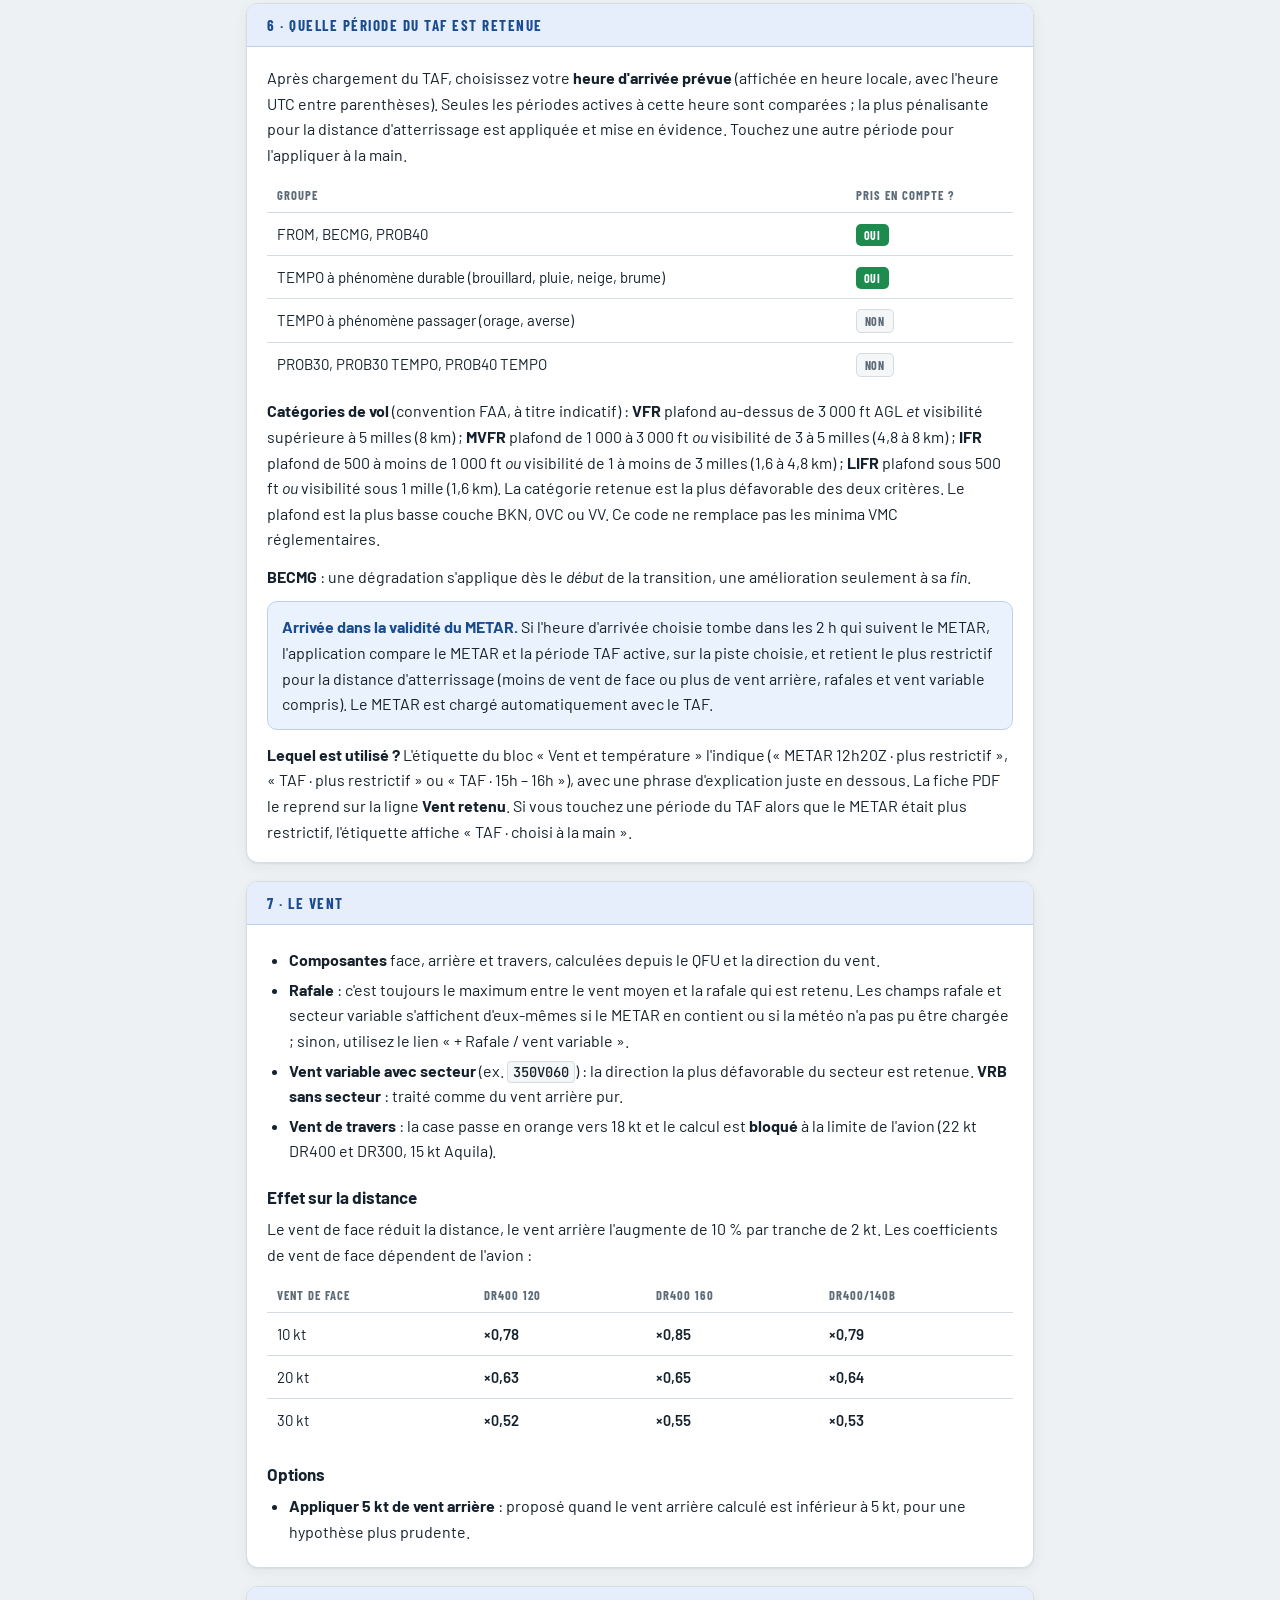
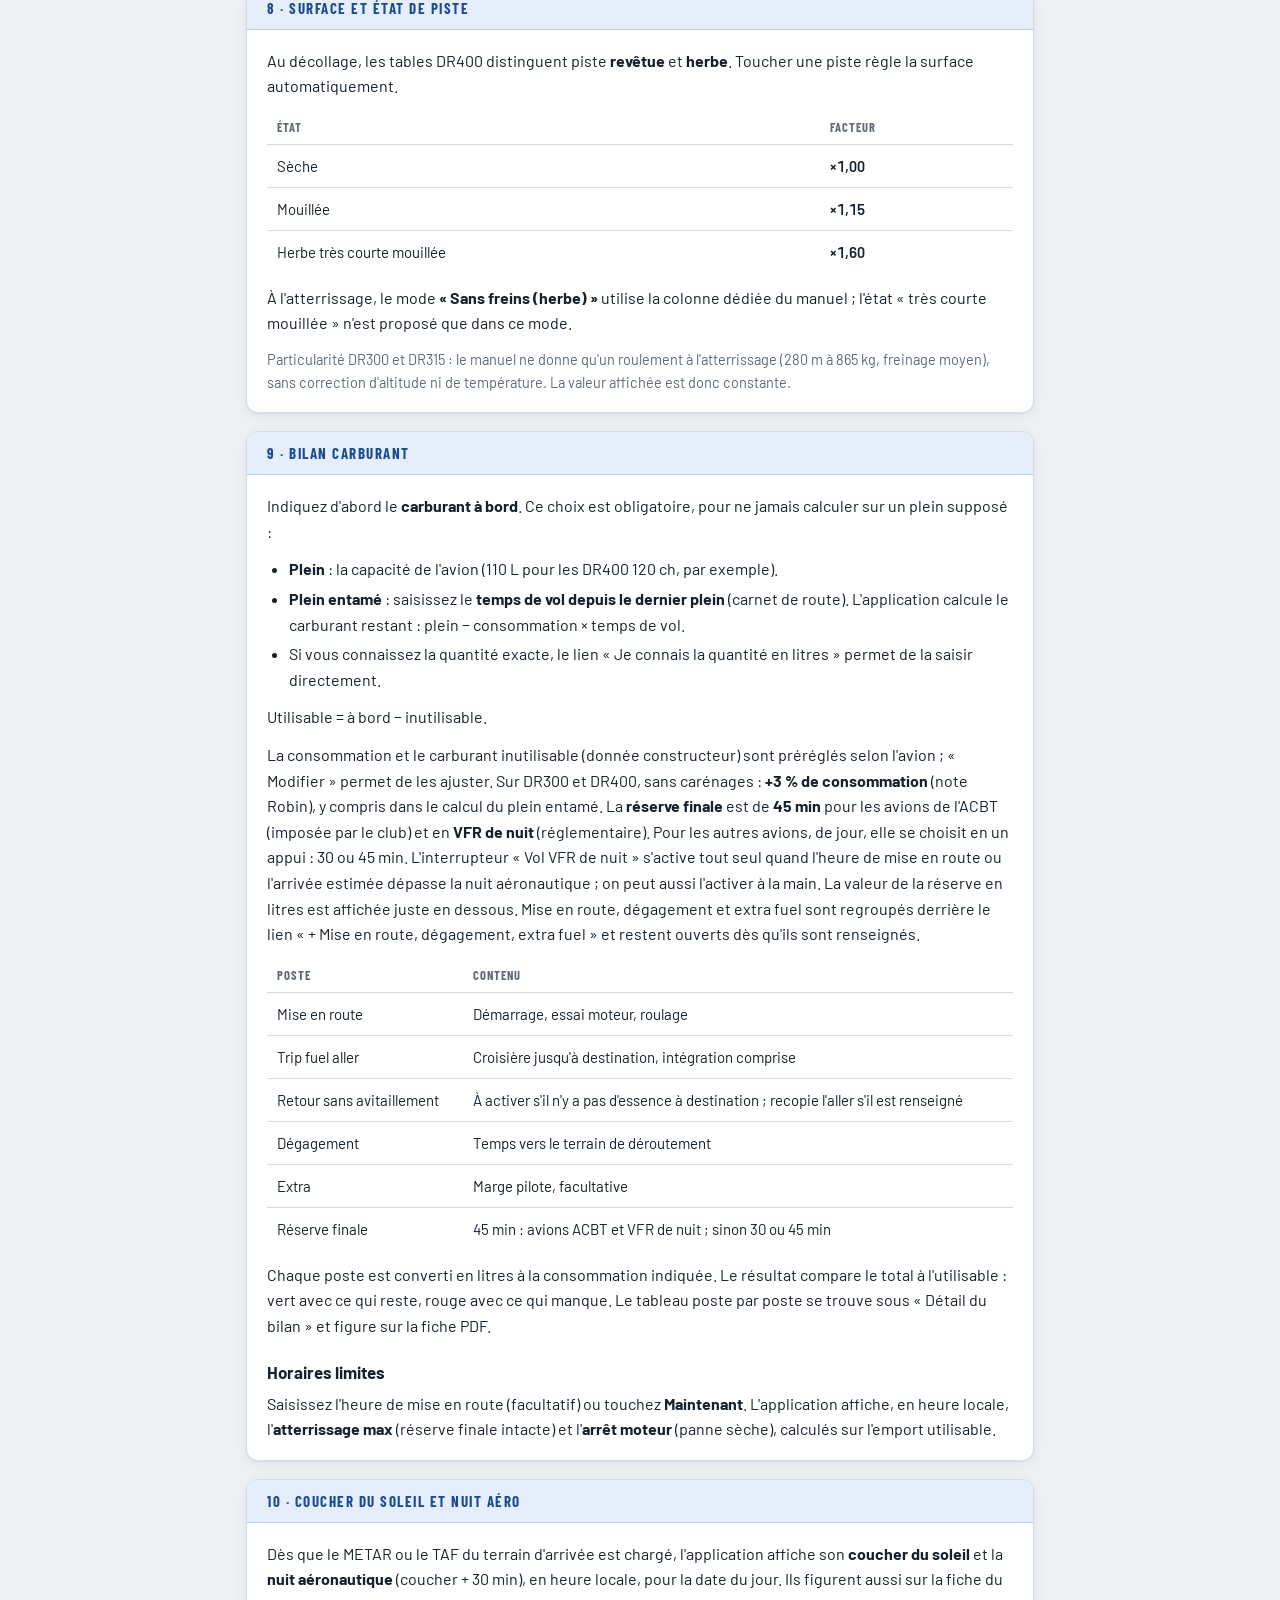
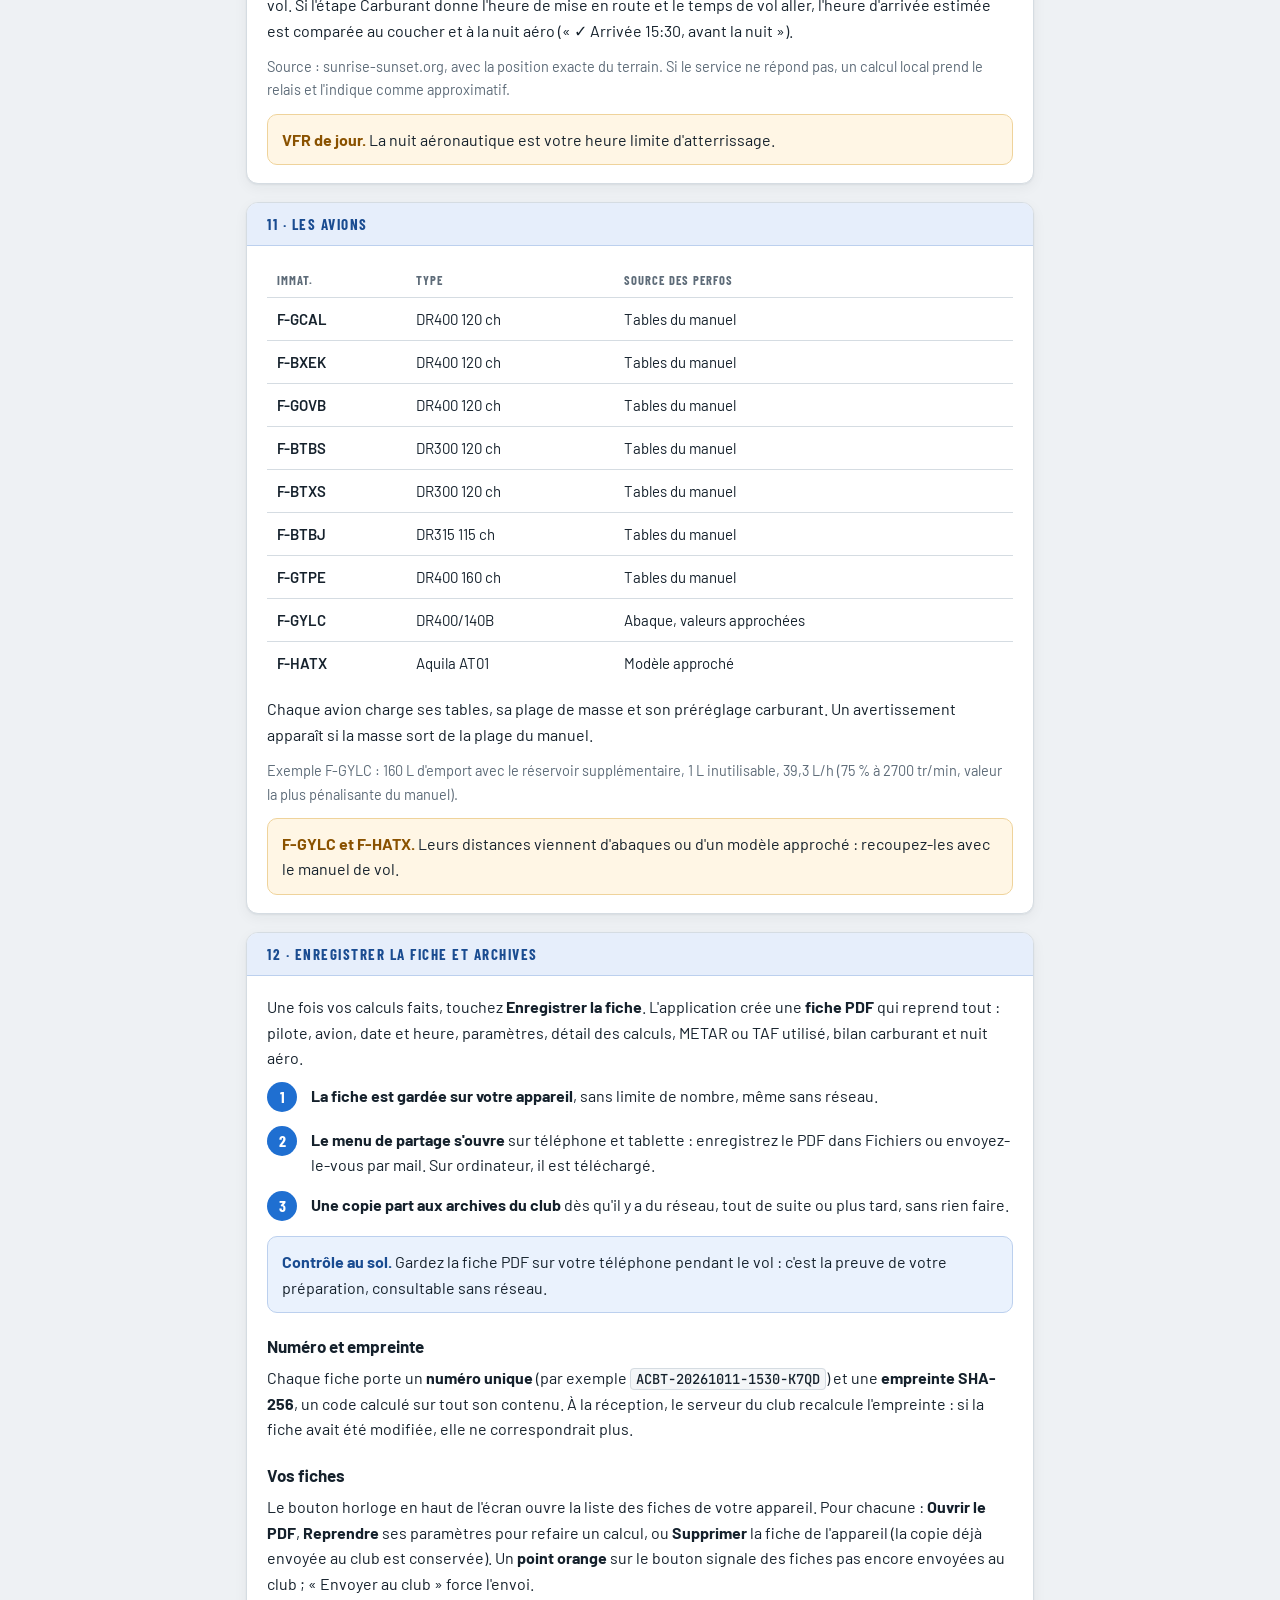
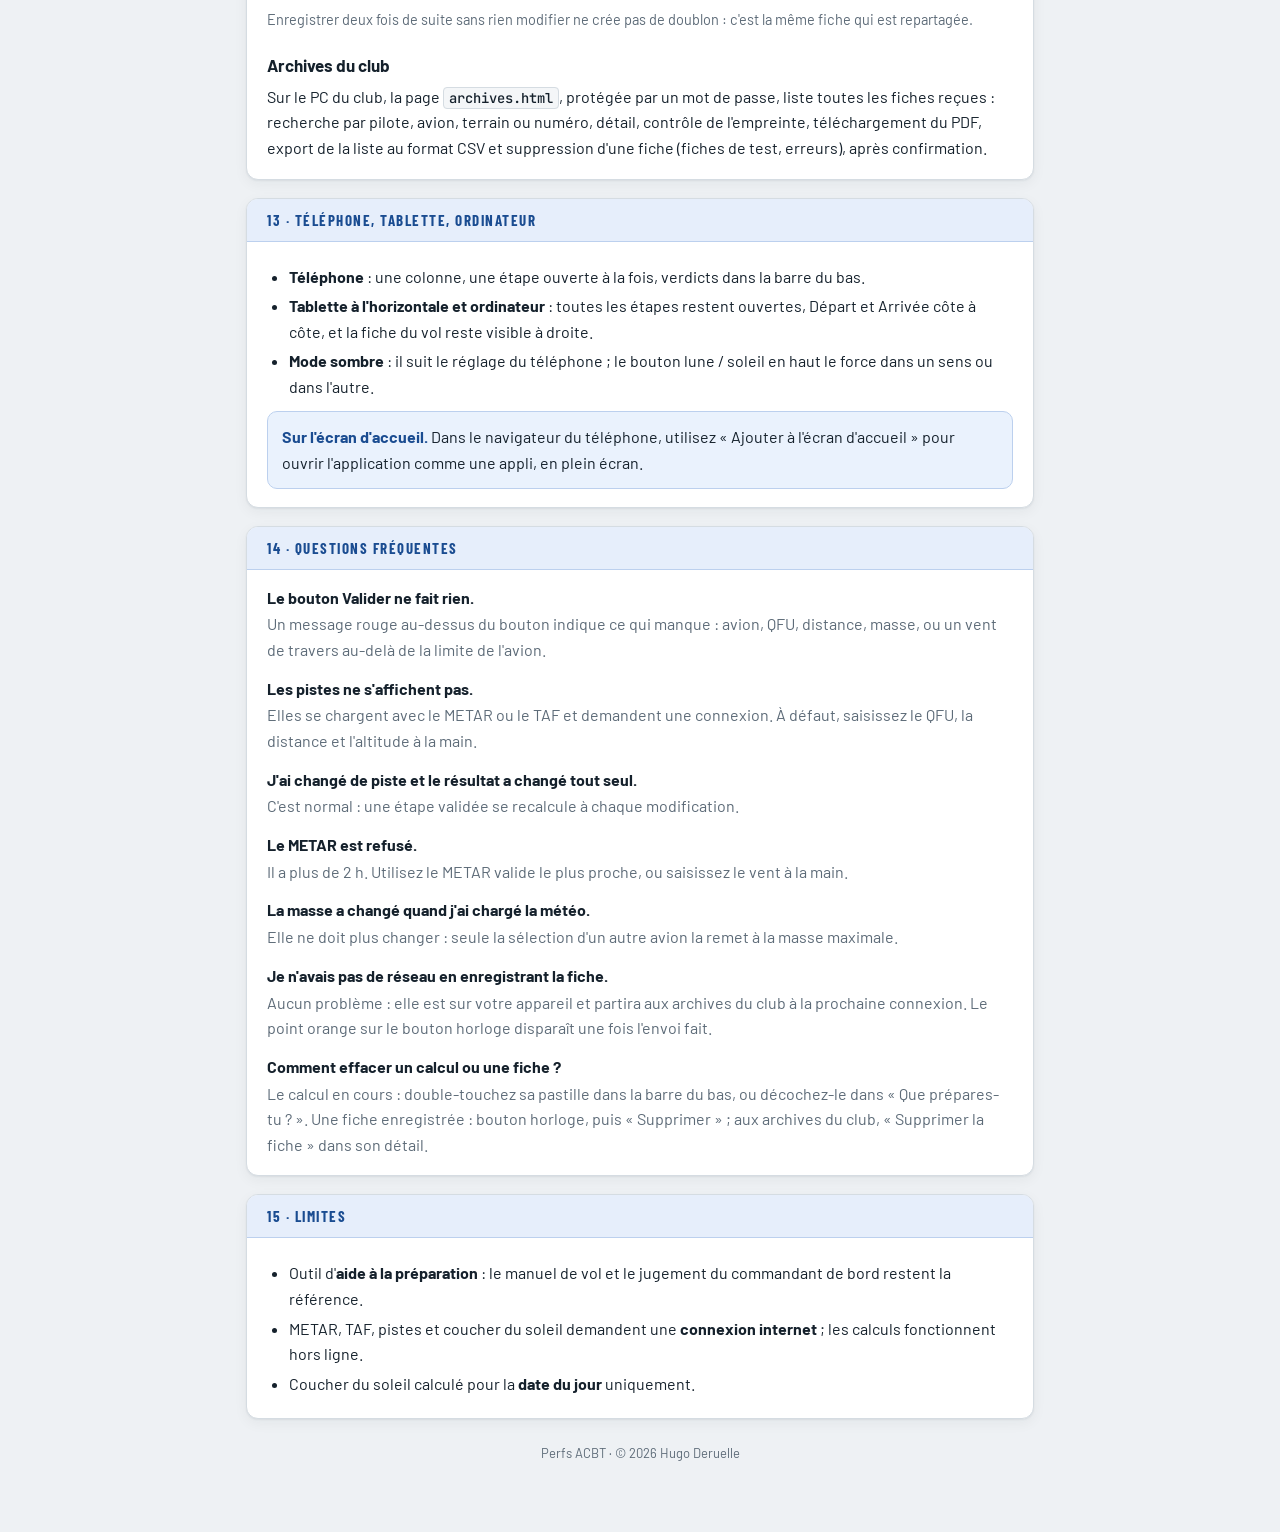
<file: documentation.html>
<!DOCTYPE html>
<html lang="fr">
<head>
<meta charset="utf-8">
<meta name="viewport" content="width=device-width,initial-scale=1,viewport-fit=cover">
<meta name="theme-color" content="#1f6fd1">
<title>Perfs ACBT — Documentation</title>
<link rel="apple-touch-icon" href="/icons/icon-180.png">
<link rel="preconnect" href="https://fonts.googleapis.com">
<link rel="preconnect" href="https://fonts.gstatic.com" crossorigin>
<link href="https://fonts.googleapis.com/css2?family=Barlow+Condensed:wght@600;700&family=Barlow:wght@400;500;600;700&family=JetBrains+Mono:wght@500;700&display=swap" rel="stylesheet">
<script>
/* Même réglage de thème que l'application */
(function(){try{var t=localStorage.getItem("acbt-theme");if(t)document.documentElement.setAttribute("data-theme",t);}catch(e){}})();
</script>
<style>
:root{
  --bg:#eef1f4; --card:#ffffff; --field:#f4f6f8; --ink:#15212c; --muted:#5d6b78; --line:#d5dce2;
  --accent:#1f6fd1; --accent-ink:#ffffff; --ok:#1d8a4e; --err:#b3261e;
  --warn:#8a5200; --warn-bg:#fff6e5; --warn-line:#efd39b;
  --tip:#1a4c91; --tip-bg:#eaf2fd; --tip-line:#bcd0ee;
  --band:#e6eefb; --band-line:#bcd0ee; --band-ink:#1a4c91;
  --shadow:0 1px 2px rgba(20,33,44,.06),0 4px 14px rgba(20,33,44,.05);
  --display:"Barlow Condensed","Arial Narrow","Segoe UI",sans-serif;
  --body:"Barlow","Segoe UI",system-ui,-apple-system,sans-serif;
  --mono:"JetBrains Mono",Consolas,ui-monospace,Menlo,monospace;
  color-scheme:light;
}
@media (prefers-color-scheme: dark){:root:not([data-theme="light"]){
  --bg:#0d141a; --card:#151f28; --field:#0f171e; --ink:#e4eaef; --muted:#8a98a5; --line:#26333f;
  --accent:#5aa2ff; --accent-ink:#06121f; --ok:#4cc48a; --err:#ff7a70;
  --warn:#f0b340; --warn-bg:#2a2210; --warn-line:#5a4618;
  --tip:#a9cdff; --tip-bg:#132235; --tip-line:#2a4766;
  --band:#18293b; --band-line:#2a4766; --band-ink:#a9cdff; --shadow:none; color-scheme:dark;}}
:root[data-theme="dark"]{
  --bg:#0d141a; --card:#151f28; --field:#0f171e; --ink:#e4eaef; --muted:#8a98a5; --line:#26333f;
  --accent:#5aa2ff; --accent-ink:#06121f; --ok:#4cc48a; --err:#ff7a70;
  --warn:#f0b340; --warn-bg:#2a2210; --warn-line:#5a4618;
  --tip:#a9cdff; --tip-bg:#132235; --tip-line:#2a4766;
  --band:#18293b; --band-line:#2a4766; --band-ink:#a9cdff; --shadow:none; color-scheme:dark;}
*{box-sizing:border-box}
[hidden]{display:none!important}
html{scroll-behavior:smooth;scroll-padding-top:76px}
html,body{margin:0}
body{background:var(--bg);color:var(--ink);font:16px/1.6 var(--body);-webkit-text-size-adjust:100%}
a{color:var(--accent)}
code{font:500 .86em var(--mono);background:var(--field);border:1px solid var(--line);border-radius:4px;padding:1px 5px;overflow-wrap:anywhere}

/* ---- Barre du haut ---- */
.bar{position:sticky;top:0;z-index:10;background:color-mix(in srgb,var(--bg) 88%,transparent);backdrop-filter:blur(10px);-webkit-backdrop-filter:blur(10px);border-bottom:1px solid var(--line);padding-top:env(safe-area-inset-top,0px)}
.bar-in{max-width:820px;margin:0 auto;padding:10px 16px;display:flex;align-items:center;gap:12px}
.brand{font:700 22px/1 var(--display);letter-spacing:.04em;text-transform:uppercase;color:var(--ink);text-decoration:none;flex:1;min-width:0;white-space:nowrap}
.brand span{color:var(--accent)}
.back{display:inline-flex;align-items:center;gap:6px;height:40px;padding:0 12px;border:1px solid var(--line);border-radius:8px;background:var(--card);color:var(--ink);text-decoration:none;font:700 13.5px var(--display);letter-spacing:.06em;text-transform:uppercase;white-space:nowrap}
.back:hover{border-color:var(--accent);color:var(--accent)}
.back svg{width:16px;height:16px}

/* Interrupteur clair / sombre */
.switch{position:relative;width:58px;height:30px;border-radius:30px;border:1px solid var(--line);background:var(--field);cursor:pointer;padding:0;flex:none}
.switch .knob{position:absolute;top:2px;left:2px;width:24px;height:24px;border-radius:50%;background:var(--card);box-shadow:0 1px 3px rgba(0,0,0,.25);display:grid;place-items:center;transition:transform .2s ease}
.switch[aria-checked="true"] .knob{transform:translateX(28px)}
.switch[aria-checked="true"]{background:var(--band)}
.switch svg{width:15px;height:15px}
.switch .sun{color:#d48a00} .switch .moon{color:var(--accent)}
.switch[aria-checked="true"] .sun,.switch[aria-checked="false"] .moon{display:none}
.switch:focus-visible,.back:focus-visible{outline:2px solid var(--accent);outline-offset:2px}

/* ---- Contenu ---- */
main{max-width:820px;margin:0 auto;padding:28px 16px 56px;display:grid;gap:18px}
.hero{padding:6px 2px 4px}
.kicker{margin:0 0 6px;font:700 13px/1.2 var(--display);letter-spacing:.12em;text-transform:uppercase;color:var(--accent)}
.hero h1{margin:0 0 10px;font:700 46px/1 var(--display);letter-spacing:.04em;text-transform:uppercase}
.hero h1 span{color:var(--accent)}
.lead{margin:0;font-size:17.5px;max-width:68ch}
.card{background:var(--card);border:1px solid var(--line);border-radius:12px;box-shadow:var(--shadow);overflow:hidden;min-width:0}
.card h2{margin:0;padding:12px 20px;background:var(--band);border-bottom:1px solid var(--band-line);font:700 15px/1.2 var(--display);letter-spacing:.1em;text-transform:uppercase;color:var(--band-ink)}
.card .in{padding:18px 20px}
.card .in > :first-child{margin-top:0}.card .in > :last-child{margin-bottom:0}
.card h3{margin:22px 0 8px;font:700 17px/1.3 var(--body)}
.card .in > h3:first-child{margin-top:0}
p{margin:0 0 12px}
ul{margin:0 0 12px;padding-left:22px}
ul li{margin:4px 0}
.note{color:var(--muted);font-size:14.5px}

.toc ol{margin:0;padding-left:24px;columns:2;column-gap:28px}
.toc li{break-inside:avoid;margin:0;padding:2px 0}
.toc a{text-decoration:none}
.toc a:hover{text-decoration:underline}

ul.check{list-style:none;padding:0}
ul.check li{position:relative;padding-left:28px;margin:8px 0}
ul.check li::before{content:"✓";position:absolute;left:3px;top:0;color:var(--ok);font-weight:700}

ol.steps{list-style:none;counter-reset:s;margin:0 0 14px;padding:0;display:grid;gap:14px}
ol.steps > li{counter-increment:s;position:relative;padding-left:44px;min-height:30px}
ol.steps > li::before{content:counter(s);position:absolute;left:0;top:-1px;width:30px;height:30px;border-radius:50%;background:var(--accent);color:var(--accent-ink);font:700 16px/30px var(--display);text-align:center}

table{width:100%;border-collapse:collapse;font-size:15px;margin:0 0 12px}
th,td{text-align:left;padding:9px 10px;border-bottom:1px solid var(--line);vertical-align:top}
th{font:700 12.5px/1.2 var(--display);letter-spacing:.08em;text-transform:uppercase;color:var(--muted)}
tr:last-child td{border-bottom:0}
td.num{font-weight:600;font-variant-numeric:tabular-nums;white-space:nowrap}
.tag{display:inline-block;font:700 12px/1 var(--display);letter-spacing:.07em;text-transform:uppercase;padding:5px 8px;border-radius:5px;white-space:nowrap}
.tag.yes{background:var(--ok);color:#fff}
.tag.no{background:var(--field);color:var(--muted);border:1px solid var(--line)}

.callout{border-radius:10px;padding:12px 14px;margin:0 0 12px;border:1px solid}
.callout.warn{background:var(--warn-bg);border-color:var(--warn-line)}
.callout.warn strong{color:var(--warn)}
.callout.tip{background:var(--tip-bg);border-color:var(--tip-line)}
.callout.tip strong{color:var(--tip)}

.formula{font:600 15px/1.5 var(--mono);background:var(--field);border:1px solid var(--line);border-radius:8px;padding:10px 14px;margin:0 0 12px;overflow-x:auto}

.faq{display:grid;gap:16px}
.faq h3{margin:0 0 3px!important;font-size:16px}
.faq p{margin:0;color:var(--muted)}

.foot{margin-top:6px;text-align:center;color:var(--muted);font-size:13px}

@media (max-width:640px){
  .toc ol{columns:1}
  .hero h1{font-size:38px}
  .card .in{padding:16px}
  .card h2{padding:11px 16px}
  table{font-size:14px}
  th,td{padding:8px 6px}
  .back .t{display:none}
}
@media print{
  .bar{display:none}
  .card{box-shadow:none;break-inside:avoid-page}
}
</style>
</head>
<body>
<header class="bar">
  <div class="bar-in">
    <a class="brand" href="#top">Perfs <span>ACBT</span></a>
    <a class="back" href="./" aria-label="Retour au calculateur"><svg viewBox="0 0 24 24" fill="none" stroke="currentColor" stroke-width="2.4" stroke-linecap="round" stroke-linejoin="round" aria-hidden="true"><path d="M15 18l-6-6 6-6"/></svg><span class="t">Calculateur</span></a>
    <button class="switch" id="theme" type="button" role="switch" aria-checked="false" aria-label="Mode sombre">
      <span class="knob">
        <svg class="sun" viewBox="0 0 24 24" fill="none" stroke="currentColor" stroke-width="2" stroke-linecap="round" aria-hidden="true"><circle cx="12" cy="12" r="4.2"/><path d="M12 2v2.5M12 19.5V22M2 12h2.5M19.5 12H22M4.9 4.9l1.8 1.8M17.3 17.3l1.8 1.8M4.9 19.1l1.8-1.8M17.3 6.7l1.8-1.8"/></svg>
        <svg class="moon" viewBox="0 0 24 24" fill="currentColor" aria-hidden="true"><path d="M20.5 14.6A8.5 8.5 0 0 1 9.4 3.5a8.5 8.5 0 1 0 11.1 11.1z"/></svg>
      </span>
    </button>
  </div>
</header>

<main id="top">
<div class="hero">
  <p class="kicker">Aéroclub de Beauvais-Tillé · LFOB</p>
  <h1>Perfs <span>ACBT</span></h1>
  <p class="lead">Perfs ACBT prépare les performances de votre vol : distances de décollage et d'atterrissage comparées à la piste, bilan carburant réglementaire, et heure de nuit aéronautique au terrain. La météo et les pistes se chargent toutes seules, et chaque préparation est enregistrée dans une fiche PDF horodatée, archivée sur votre appareil et au club.</p>
</div>

<nav class="toc card" aria-label="Sommaire">
  <h2>Sommaire</h2>
  <div class="in"><ol>
    <li><a href="#quoi">Ce que fait l'application</a></li>
    <li><a href="#deroule">Préparer un vol</a></li>
    <li><a href="#perimetre">Choisir ce qu'on calcule</a></li>
    <li><a href="#resultat">Lire le résultat</a></li>
    <li><a href="#meteo">METAR, TAF et météo périmée</a></li>
    <li><a href="#taf">Quelle période du TAF est retenue</a></li>
    <li><a href="#vent">Le vent</a></li>
    <li><a href="#piste">Surface et état de piste</a></li>
    <li><a href="#carburant">Bilan carburant</a></li>
    <li><a href="#nuit">Coucher du soleil et nuit aéro</a></li>
    <li><a href="#avions">Les avions</a></li>
    <li><a href="#impression">Enregistrer la fiche et archives</a></li>
    <li><a href="#ecrans">Téléphone, tablette, ordinateur</a></li>
    <li><a href="#faq">Questions fréquentes</a></li>
    <li><a href="#limites">Limites</a></li>
  </ol></div>
</nav>

<section class="card" id="quoi">
  <h2>1 · Ce que fait l'application</h2>
  <div class="in">
    <ul class="check">
      <li><strong>Performances au décollage et à l'atterrissage</strong> : distance requise, marge comprise, comparée à la TODA ou à la LDA de la piste.</li>
      <li><strong>Tables des manuels de vol</strong> de chaque avion du club, interpolées pour la masse, l'altitude et la température exactes.</li>
      <li><strong>Météo automatique</strong> : METAR au départ, METAR ou TAF à l'arrivée, avec le vent, la température et l'altitude du terrain.</li>
      <li><strong>Pistes du terrain</strong> avec leur QFU, leurs distances et leur surface, en un appui. La piste la mieux orientée face au vent est repérée par une étoile.</li>
      <li><strong>Bilan carburant réglementaire</strong> avec l'heure d'atterrissage maximale et l'heure de panne sèche.</li>
      <li><strong>Coucher du soleil et nuit aéronautique</strong> au terrain, en heure locale.</li>
      <li><strong>Fiche PDF enregistrée</strong> à chaque préparation : gardée sur l'appareil, même hors ligne, et copiée automatiquement aux archives du club dès que le réseau revient.</li>
    </ul>
    <div class="callout warn"><strong>Aide à la préparation uniquement.</strong> L'outil ne remplace pas le manuel de vol. Le commandant de bord reste seul responsable de ses décisions.</div>
  </div>
</section>

<section class="card" id="deroule">
  <h2>2 · Préparer un vol</h2>
  <div class="in">
    <p>L'application se remplit étape par étape, de haut en bas. Une seule étape est ouverte à la fois sur téléphone.</p>
    <ol class="steps">
      <li><strong>Avion</strong> : saisissez votre nom (une seule fois, il est retenu sur votre appareil), choisissez l'immatriculation, puis vérifiez la masse au décollage (préremplie à la masse maximale) et, sur DR300 et DR400, si l'avion vole avec ou sans carénages de roues. Ces réglages valent pour tout le vol.</li>
      <li><strong>Départ</strong> : la section suit toujours 4 blocs numérotés.
        <ol>
          <li><strong>Terrain</strong> : tapez le code OACI, par exemple <code>LFOB</code>, puis touchez <strong>Charger la météo</strong>.</li>
          <li><strong>Piste</strong> : les pistes du terrain s'affichent en cartes (numéro, longueur, surface, QFU). La piste face au vent est signalée. Touchez-en une : son QFU et sa distance sont repris, rappelés sous les cartes. « Saisie manuelle » permet de les modifier.</li>
          <li><strong>État de la piste</strong> : Revêtue ou Herbe, réglé d'après la piste choisie (« selon la piste »). Sur herbe : sèche, mouillée ou très courte mouillée.</li>
          <li><strong>Vent et température</strong> : remplis par la météo. L'étiquette indique leur source : « METAR 12h20Z », « TAF » ou « saisi à la main ».</li>
        </ol>
        Dès que tout est renseigné, le <strong>résultat s'affiche en direct</strong> en bas de la section : distance requise (marge club incluse), barre sur la distance disponible, OK ou Insuffisant.</li>
      <li><strong>Arrivée</strong> : mêmes 4 blocs. Choisissez la météo <strong>Actuelle (METAR)</strong> ou <strong>Prévue à l'arrivée (TAF)</strong> ; passer de l'une à l'autre recharge aussitôt la météo du terrain saisi, en gardant la piste choisie. En mode TAF, le résultat n'apparaît qu'une fois l'heure d'arrivée choisie. L'état de la piste comporte le freinage (normal ou sans freins sur herbe) et la surface ; « très courte mouillée » n'est possible qu'en « sans freins ». La masse à l'atterrissage reprend celle du décollage ; ajustez-la si vous aurez consommé du carburant. Le coucher du soleil s'affiche sous le résultat.</li>
      <li><strong>Carburant</strong> : 3 blocs, là aussi. <strong>Carburant à bord</strong> (« Plein », ou « Plein entamé » avec le temps de vol depuis le dernier plein), <strong>Le vol</strong> (temps de vol aller, retour éventuel ; réserve finale 30 ou 45 min, 45 min par défaut) et <strong>Heure de mise en route</strong>, facultative. Le résultat s'affiche en direct : litres requis, ce qui reste, et l'heure limite d'atterrissage si l'heure de mise en route est donnée.</li>
      <li><strong>Fiche du vol</strong> : les verdicts s'affichent. Touchez <strong>Enregistrer la fiche</strong> pour garder la trace de votre préparation.</li>
    </ol>
    <p>À chaque <strong>Valider</strong>, le calcul est fait, l'étape se replie en une ligne de résumé et la suivante s'ouvre. Touchez le crayon d'une étape repliée pour la rouvrir.</p>
    <div class="callout tip"><strong>Modifier après coup.</strong> Une fois une étape validée, tout changement (masse, vent, piste, heure d'arrivée au TAF) relance le calcul automatiquement. Pas besoin de revalider.</div>
    <div class="callout warn"><strong>Avertissement.</strong> À la première ouverture sur un appareil, puis tous les 30 jours (ou si son texte change), l'application rappelle qu'elle est une aide à la préparation qui ne remplace pas le manuel de vol, que la marge de 30 % est incluse par défaut et que le commandant de bord reste seul responsable. « Relire l'avertissement », en bas de l'écran, l'affiche à tout moment.</div>
    <div class="callout tip"><strong>Paramètres.</strong> La roue crantée, en haut de l'écran, règle une fois pour toutes votre <strong>nom</strong>, les <strong>avions affichés</strong> dans la liste, regroupés par club propriétaire (ACBT à LFOB, Aéroclub du Valois à LFPP, Aéroclub de Picardie Amiens Métropole à LFAY), avec « Tout cocher / Tout décocher » par club, l'<strong>avion par défaut</strong> (présélectionné à l'ouverture), le <strong>terrain de base</strong> la <strong>marge de sécurité</strong> (30 % au club), la <strong>réserve finale par défaut</strong> (45 min au club, ou 30 min) et l'<strong>affichage de la météo</strong> : en français (« Épars 3 500 ft », « averses de pluie ») ou en codes OACI (« SCT035 », « SHRA », « CAVOK »). Ces réglages restent sur votre appareil.</div>
    <div class="callout tip"><strong>Terrain de base et terrains récents.</strong> Sous le code OACI, des pastilles chargent un terrain et sa météo en un appui : votre <strong>terrain de base</strong> (★), puis les derniers terrains utilisés, autant que la largeur de l'écran le permet sur une ligne. La base se règle dans les <strong>Paramètres</strong> (roue crantée, en haut) ; elle est ensuite préremplie au départ. <strong>Proches</strong> liste les 10 terrains les plus proches du terrain saisi (à défaut : du départ pour l'arrivée, puis de la base), à moins de 60 NM, avec la distance. Le lien <strong>Autour de moi</strong> utilise la position de l'appareil (le navigateur demande l'autorisation la première fois). La liste des aérodromes français est intégrée à l'application : elle fonctionne même hors connexion. En ligne, chaque terrain proche affiche aussi sa catégorie de vol d'après son METAR (« — » s'il n'en a pas de récent). Ces réglages restent sur votre appareil.</div>
    <div class="callout tip"><strong>Vol local.</strong> Dans l'étape Arrivée, la première pastille (↺ suivie du code du départ) recopie le terrain, la piste et la météo du départ en un appui.</div>
    <p class="note">Tout champ rempli automatiquement reste modifiable à la main : vent, température, altitude, QFU, distances.</p>
  </div>
</section>

<section class="card" id="perimetre">
  <h2>3 · Choisir ce qu'on calcule</h2>
  <div class="in">
    <p>En haut de l'écran, la ligne <strong>« Que prépares-tu ? »</strong> propose trois choix à cocher : <strong>Décollage</strong>, <strong>Atterrissage</strong> et <strong>Carburant</strong>. Seules les étapes cochées s'affichent, et le choix est gardé d'une fois sur l'autre.</p>
    <table>
      <thead><tr><th>Cas</th><th>Cochez</th><th>Étapes affichées</th></tr></thead>
      <tbody>
        <tr><td>Navigation complète</td><td>les trois</td><td>Avion, Départ, Arrivée, Carburant</td></tr>
        <tr><td>Vérifier la piste de destination</td><td>Atterrissage</td><td>Avion, Arrivée</td></tr>
        <tr><td>Tours de piste</td><td>Décollage et Atterrissage</td><td>Avion, Départ, Arrivée avec « Même terrain qu'au départ »</td></tr>
        <tr><td>Juste le carburant</td><td>Carburant</td><td>Avion, Carburant</td></tr>
      </tbody>
    </table>
    <p class="note">Décocher un calcul déjà fait l'efface de la fiche. Les valeurs saisies restent : en le recochant, il suffit de revalider.</p>
  </div>
</section>

<section class="card" id="resultat">
  <h2>4 · Lire le résultat</h2>
  <div class="in">
    <div class="formula">Requis = distance du manuel × (1 + marge)</div>
    <p>La distance du manuel est le <strong>passage des 15 m</strong>, pas le roulement seul. La marge de sécurité est de 30 % au club ; elle se règle dans les <strong>Paramètres</strong> si besoin, et la fiche indique toujours la marge utilisée.</p>
    <table>
      <thead><tr><th>Verdict</th><th>Signification</th></tr></thead>
      <tbody>
        <tr><td><span class="tag yes">OK</span></td><td>La distance requise est inférieure ou égale à la distance disponible : TODA au décollage, LDA à l'atterrissage.</td></tr>
        <tr><td><span class="tag no">Insuffisant</span></td><td>La piste est trop courte dans ces conditions. Le chiffre passe en rouge.</td></tr>
      </tbody>
    </table>
    <p>Dans la fiche du vol, <strong>Détail du calcul</strong> montre le roulement et le passage des 15 m sans marge, le facteur vent, la majoration de surface et le résultat sans marge.</p>
    <h3>La barre du bas (téléphone)</h3>
    <p>Pendant la préparation, elle affiche en direct les pastilles <strong>T/O</strong>, <strong>LDG</strong> et <strong>FUEL</strong>, vertes si c'est bon, rouges sinon. Une fois tout calculé, elle laisse place au bouton <strong>Enregistrer la fiche</strong>.</p>
    <ul>
      <li><strong>Toucher</strong> une pastille : va à la fiche, ou ouvre l'étape si elle n'est pas encore faite.</li>
      <li><strong>Double-toucher</strong> une pastille : efface ce calcul. La masse et l'avion sont conservés ; les fiches déjà enregistrées ne sont pas touchées.</li>
    </ul>
  </div>
</section>

<section class="card" id="meteo">
  <h2>5 · METAR, TAF et météo périmée</h2>
  <div class="in">
    <p>La météo s'affiche <strong>décodée</strong> : vent et rafales, visibilité, nuages, température et point de rosée, temps présent, QNH, avec la <strong>catégorie de vol</strong> (VFR, MVFR, IFR, LIFR), l'heure d'émission et l'<strong>âge du METAR</strong> (vert, orange au-delà de 1h30, rouge au-delà de 2 h). Le texte d'origine reste disponible sous « Voir le METAR brut » ou « Voir le TAF brut », et figure en entier sur la fiche PDF. Les alertes (pas de METAR sur le terrain, station voisine utilisée, METAR ou TAF périmé) apparaissent dans un bandeau de couleur au-dessus, avec l'action proposée. En mode TAF, choisissez d'abord l'heure d'arrivée : seules les périodes actives à cette heure sont affichées (« Toutes les périodes du TAF » pour voir le reste).</p>
    <p>Le bouton <strong>Charger la météo</strong> (METAR au départ ; METAR ou TAF à l'arrivée, selon le choix « Actuelle » / « Prévue à l'arrivée ») interroge la météo officielle du terrain et remplit le vent, la rafale, le secteur variable, la température et l'altitude. Charger une nouvelle météo remet à zéro les champs du terrain, mais pas la masse.</p>
    <table>
      <thead><tr><th>Situation</th><th>Ce que fait l'application</th></tr></thead>
      <tbody>
        <tr><td>Le terrain n'a pas de METAR</td><td>Elle prend celui de la station la plus proche et l'indique.</td></tr>
        <tr><td>METAR de plus de 2 h</td><td>Il n'est <strong>pas utilisé</strong>. Le bouton « Utiliser le METAR valide le plus proche » cherche un report récent parmi les terrains voisins.</td></tr>
        <tr><td>TAF expiré</td><td>Il n'est pas utilisé. Même bouton pour le TAF valide le plus proche.</td></tr>
        <tr><td>TAF pas encore en vigueur</td><td>Il est affiché avec un avertissement et l'heure d'entrée en vigueur.</td></tr>
      </tbody>
    </table>
    <p class="note">Si rien n'est disponible, saisissez le vent et la température à la main.</p>
  </div>
</section>

<section class="card" id="taf">
  <h2>6 · Quelle période du TAF est retenue</h2>
  <div class="in">
    <p>Après chargement du TAF, choisissez votre <strong>heure d'arrivée prévue</strong> (affichée en heure locale, avec l'heure UTC entre parenthèses). Seules les périodes actives à cette heure sont comparées ; la plus pénalisante pour la distance d'atterrissage est appliquée et mise en évidence. Touchez une autre période pour l'appliquer à la main.</p>
    <table>
      <thead><tr><th>Groupe</th><th>Pris en compte ?</th></tr></thead>
      <tbody>
        <tr><td>FROM, BECMG, PROB40</td><td><span class="tag yes">Oui</span></td></tr>
        <tr><td>TEMPO à phénomène durable (brouillard, pluie, neige, brume)</td><td><span class="tag yes">Oui</span></td></tr>
        <tr><td>TEMPO à phénomène passager (orage, averse)</td><td><span class="tag no">Non</span></td></tr>
        <tr><td>PROB30, PROB30 TEMPO, PROB40 TEMPO</td><td><span class="tag no">Non</span></td></tr>
      </tbody>
    </table>
    <p><strong>Catégories de vol</strong> (convention FAA, à titre indicatif) : <strong>VFR</strong> plafond au-dessus de 3 000 ft AGL <em>et</em> visibilité supérieure à 5 milles (8 km) ; <strong>MVFR</strong> plafond de 1 000 à 3 000 ft <em>ou</em> visibilité de 3 à 5 milles (4,8 à 8 km) ; <strong>IFR</strong> plafond de 500 à moins de 1 000 ft <em>ou</em> visibilité de 1 à moins de 3 milles (1,6 à 4,8 km) ; <strong>LIFR</strong> plafond sous 500 ft <em>ou</em> visibilité sous 1 mille (1,6 km). La catégorie retenue est la plus défavorable des deux critères. Le plafond est la plus basse couche BKN, OVC ou VV. Ce code ne remplace pas les minima VMC réglementaires.</p>
    <p><strong>BECMG</strong> : une dégradation s'applique dès le <em>début</em> de la transition, une amélioration seulement à sa <em>fin</em>.</p>
    <div class="callout tip"><strong>Arrivée dans la validité du METAR.</strong> Si l'heure d'arrivée choisie tombe dans les 2 h qui suivent le METAR, l'application compare le METAR et la période TAF active, sur la piste choisie, et retient le plus restrictif pour la distance d'atterrissage (moins de vent de face ou plus de vent arrière, rafales et vent variable compris). Le METAR est chargé automatiquement avec le TAF.</div>
    <p><strong>Lequel est utilisé ?</strong> L'étiquette du bloc « Vent et température » l'indique (« METAR 12h20Z · plus restrictif », « TAF · plus restrictif » ou « TAF · 15h – 16h »), avec une phrase d'explication juste en dessous. La fiche PDF le reprend sur la ligne <strong>Vent retenu</strong>. Si vous touchez une période du TAF alors que le METAR était plus restrictif, l'étiquette affiche « TAF · choisi à la main ».</p>
  </div>
</section>

<section class="card" id="vent">
  <h2>7 · Le vent</h2>
  <div class="in">
    <ul>
      <li><strong>Composantes</strong> face, arrière et travers, calculées depuis le QFU et la direction du vent.</li>
      <li><strong>Rafale</strong> : c'est toujours le maximum entre le vent moyen et la rafale qui est retenu. Les champs rafale et secteur variable s'affichent d'eux-mêmes si le METAR en contient ou si la météo n'a pas pu être chargée ; sinon, utilisez le lien « + Rafale / vent variable ».</li>
      <li><strong>Vent variable avec secteur</strong> (ex. <code>350V060</code>) : la direction la plus défavorable du secteur est retenue. <strong>VRB sans secteur</strong> : traité comme du vent arrière pur.</li>
      <li><strong>Vent de travers</strong> : la case passe en orange vers 18 kt et le calcul est <strong>bloqué</strong> à la limite de l'avion (22 kt DR400 et DR300, 15 kt Aquila).</li>
    </ul>
    <h3>Effet sur la distance</h3>
    <p>Le vent de face réduit la distance, le vent arrière l'augmente de 10 % par tranche de 2 kt. Les coefficients de vent de face dépendent de l'avion :</p>
    <table>
      <thead><tr><th>Vent de face</th><th>DR400 120</th><th>DR400 160</th><th>DR400/140B</th></tr></thead>
      <tbody>
        <tr><td>10 kt</td><td class="num">×0,78</td><td class="num">×0,85</td><td class="num">×0,79</td></tr>
        <tr><td>20 kt</td><td class="num">×0,63</td><td class="num">×0,65</td><td class="num">×0,64</td></tr>
        <tr><td>30 kt</td><td class="num">×0,52</td><td class="num">×0,55</td><td class="num">×0,53</td></tr>
      </tbody>
    </table>
    <h3>Options</h3>
    <ul>
      <li><strong>Appliquer 5 kt de vent arrière</strong> : proposé quand le vent arrière calculé est inférieur à 5 kt, pour une hypothèse plus prudente.</li>
    </ul>
  </div>
</section>

<section class="card" id="piste">
  <h2>8 · Surface et état de piste</h2>
  <div class="in">
    <p>Au décollage, les tables DR400 distinguent piste <strong>revêtue</strong> et <strong>herbe</strong>. Toucher une piste règle la surface automatiquement.</p>
    <table>
      <thead><tr><th>État</th><th>Facteur</th></tr></thead>
      <tbody>
        <tr><td>Sèche</td><td class="num">×1,00</td></tr>
        <tr><td>Mouillée</td><td class="num">×1,15</td></tr>
        <tr><td>Herbe très courte mouillée</td><td class="num">×1,60</td></tr>
              </tbody>
    </table>
    <p>À l'atterrissage, le mode <strong>« Sans freins (herbe) »</strong> utilise la colonne dédiée du manuel ; l'état « très courte mouillée » n'est proposé que dans ce mode.</p>
    <p class="note">Particularité DR300 et DR315 : le manuel ne donne qu'un roulement à l'atterrissage (280 m à 865 kg, freinage moyen), sans correction d'altitude ni de température. La valeur affichée est donc constante.</p>
  </div>
</section>

<section class="card" id="carburant">
  <h2>9 · Bilan carburant</h2>
  <div class="in">
    <p>Indiquez d'abord le <strong>carburant à bord</strong>. Ce choix est obligatoire, pour ne jamais calculer sur un plein supposé :</p><ul><li><strong>Plein</strong> : la capacité de l'avion (110 L pour les DR400 120 ch, par exemple).</li><li><strong>Plein entamé</strong> : saisissez le <strong>temps de vol depuis le dernier plein</strong> (carnet de route). L'application calcule le carburant restant : plein − consommation × temps de vol.</li><li>Si vous connaissez la quantité exacte, le lien « Je connais la quantité en litres » permet de la saisir directement.</li></ul><p>Utilisable = à bord − inutilisable.</p><p>La consommation et le carburant inutilisable (donnée constructeur) sont préréglés selon l'avion ; « Modifier » permet de les ajuster. Sur DR300 et DR400, sans carénages : <strong>+3 % de consommation</strong> (note Robin), y compris dans le calcul du plein entamé. La <strong>réserve finale</strong> est de <strong>45 min</strong> pour les avions de l'ACBT (imposée par le club) et en <strong>VFR de nuit</strong> (réglementaire). Pour les autres avions, de jour, elle se choisit en un appui : 30 ou 45 min. L'interrupteur « Vol VFR de nuit » s'active tout seul quand l'heure de mise en route ou l'arrivée estimée dépasse la nuit aéronautique ; on peut aussi l'activer à la main. La valeur de la réserve en litres est affichée juste en dessous. Mise en route, dégagement et extra fuel sont regroupés derrière le lien « + Mise en route, dégagement, extra fuel » et restent ouverts dès qu'ils sont renseignés.</p>
    <table>
      <thead><tr><th>Poste</th><th>Contenu</th></tr></thead>
      <tbody>
        <tr><td>Mise en route</td><td>Démarrage, essai moteur, roulage</td></tr>
        <tr><td>Trip fuel aller</td><td>Croisière jusqu'à destination, intégration comprise</td></tr>
        <tr><td>Retour sans avitaillement</td><td>À activer s'il n'y a pas d'essence à destination ; recopie l'aller s'il est renseigné</td></tr>
        <tr><td>Dégagement</td><td>Temps vers le terrain de déroutement</td></tr>
        <tr><td>Extra</td><td>Marge pilote, facultative</td></tr>
        <tr><td>Réserve finale</td><td>45 min : avions ACBT et VFR de nuit ; sinon 30 ou 45 min</td></tr>
      </tbody>
    </table>
    <p>Chaque poste est converti en litres à la consommation indiquée. Le résultat compare le total à l'utilisable : vert avec ce qui reste, rouge avec ce qui manque. Le tableau poste par poste se trouve sous « Détail du bilan » et figure sur la fiche PDF.</p>
    <h3>Horaires limites</h3>
    <p>Saisissez l'heure de mise en route (facultatif) ou touchez <strong>Maintenant</strong>. L'application affiche, en heure locale, l'<strong>atterrissage max</strong> (réserve finale intacte) et l'<strong>arrêt moteur</strong> (panne sèche), calculés sur l'emport utilisable.</p>
  </div>
</section>

<section class="card" id="nuit">
  <h2>10 · Coucher du soleil et nuit aéro</h2>
  <div class="in">
    <p>Dès que le METAR ou le TAF du terrain d'arrivée est chargé, l'application affiche son <strong>coucher du soleil</strong> et la <strong>nuit aéronautique</strong> (coucher + 30 min), en heure locale, pour la date du jour. Ils figurent aussi sur la fiche du vol. Si l'étape Carburant donne l'heure de mise en route et le temps de vol aller, l'heure d'arrivée estimée est comparée au coucher et à la nuit aéro (« ✓ Arrivée 15:30, avant la nuit »).</p>
    <p class="note">Source : sunrise-sunset.org, avec la position exacte du terrain. Si le service ne répond pas, un calcul local prend le relais et l'indique comme approximatif.</p>
    <div class="callout warn"><strong>VFR de jour.</strong> La nuit aéronautique est votre heure limite d'atterrissage.</div>
  </div>
</section>

<section class="card" id="avions">
  <h2>11 · Les avions</h2>
  <div class="in">
    <table>
      <thead><tr><th>Immat.</th><th>Type</th><th>Source des perfos</th></tr></thead>
      <tbody>
        <tr><td class="num">F-GCAL</td><td>DR400 120 ch</td><td>Tables du manuel</td></tr>
        <tr><td class="num">F-BXEK</td><td>DR400 120 ch</td><td>Tables du manuel</td></tr>
        <tr><td class="num">F-GOVB</td><td>DR400 120 ch</td><td>Tables du manuel</td></tr>
        <tr><td class="num">F-BTBS</td><td>DR300 120 ch</td><td>Tables du manuel</td></tr>
        <tr><td class="num">F-BTXS</td><td>DR300 120 ch</td><td>Tables du manuel</td></tr>
        <tr><td class="num">F-BTBJ</td><td>DR315 115 ch</td><td>Tables du manuel</td></tr>
        <tr><td class="num">F-GTPE</td><td>DR400 160 ch</td><td>Tables du manuel</td></tr>
        <tr><td class="num">F-GYLC</td><td>DR400/140B</td><td>Abaque, valeurs approchées</td></tr>
        <tr><td class="num">F-HATX</td><td>Aquila AT01</td><td>Modèle approché</td></tr>
      </tbody>
    </table>
    <p>Chaque avion charge ses tables, sa plage de masse et son préréglage carburant. Un avertissement apparaît si la masse sort de la plage du manuel.</p>
    <p class="note">Exemple F-GYLC : 160 L d'emport avec le réservoir supplémentaire, 1 L inutilisable, 39,3 L/h (75 % à 2700 tr/min, valeur la plus pénalisante du manuel).</p>
    <div class="callout warn"><strong>F-GYLC et F-HATX.</strong> Leurs distances viennent d'abaques ou d'un modèle approché : recoupez-les avec le manuel de vol.</div>
  </div>
</section>

<section class="card" id="impression">
  <h2>12 · Enregistrer la fiche et archives</h2>
  <div class="in">
    <p>Une fois vos calculs faits, touchez <strong>Enregistrer la fiche</strong>. L'application crée une <strong>fiche PDF</strong> qui reprend tout : pilote, avion, date et heure, paramètres, détail des calculs, METAR ou TAF utilisé, bilan carburant et nuit aéro.</p>
    <ol class="steps">
      <li><strong>La fiche est gardée sur votre appareil</strong>, sans limite de nombre, même sans réseau.</li>
      <li><strong>Le menu de partage s'ouvre</strong> sur téléphone et tablette : enregistrez le PDF dans Fichiers ou envoyez-le-vous par mail. Sur ordinateur, il est téléchargé.</li>
      <li><strong>Une copie part aux archives du club</strong> dès qu'il y a du réseau, tout de suite ou plus tard, sans rien faire.</li>
    </ol>
    <div class="callout tip"><strong>Contrôle au sol.</strong> Gardez la fiche PDF sur votre téléphone pendant le vol : c'est la preuve de votre préparation, consultable sans réseau.</div>
    <h3>Numéro et empreinte</h3>
    <p>Chaque fiche porte un <strong>numéro unique</strong> (par exemple <code>ACBT-20261011-1530-K7QD</code>) et une <strong>empreinte SHA-256</strong>, un code calculé sur tout son contenu. À la réception, le serveur du club recalcule l'empreinte : si la fiche avait été modifiée, elle ne correspondrait plus.</p>
    <h3>Vos fiches</h3>
    <p>Le bouton horloge en haut de l'écran ouvre la liste des fiches de votre appareil. Pour chacune : <strong>Ouvrir le PDF</strong>, <strong>Reprendre</strong> ses paramètres pour refaire un calcul, ou <strong>Supprimer</strong> la fiche de l'appareil (la copie déjà envoyée au club est conservée). Un <strong>point orange</strong> sur le bouton signale des fiches pas encore envoyées au club ; « Envoyer au club » force l'envoi.</p>
    <p class="note">Enregistrer deux fois de suite sans rien modifier ne crée pas de doublon : c'est la même fiche qui est repartagée.</p>
    <h3>Archives du club</h3>
    <p>Sur le PC du club, la page <code>archives.html</code>, protégée par un mot de passe, liste toutes les fiches reçues : recherche par pilote, avion, terrain ou numéro, détail, contrôle de l'empreinte, téléchargement du PDF, export de la liste au format CSV et suppression d'une fiche (fiches de test, erreurs), après confirmation.</p>
  </div>
</section>

<section class="card" id="ecrans">
  <h2>13 · Téléphone, tablette, ordinateur</h2>
  <div class="in">
    <ul>
      <li><strong>Téléphone</strong> : une colonne, une étape ouverte à la fois, verdicts dans la barre du bas.</li>
      <li><strong>Tablette à l'horizontale et ordinateur</strong> : toutes les étapes restent ouvertes, Départ et Arrivée côte à côte, et la fiche du vol reste visible à droite.</li>
      <li><strong>Mode sombre</strong> : il suit le réglage du téléphone ; le bouton lune / soleil en haut le force dans un sens ou dans l'autre.</li>
    </ul>
    <div class="callout tip"><strong>Sur l'écran d'accueil.</strong> Dans le navigateur du téléphone, utilisez « Ajouter à l'écran d'accueil » pour ouvrir l'application comme une appli, en plein écran.</div>
  </div>
</section>

<section class="card" id="faq">
  <h2>14 · Questions fréquentes</h2>
  <div class="in faq">
    <div><h3>Le bouton Valider ne fait rien.</h3><p>Un message rouge au-dessus du bouton indique ce qui manque : avion, QFU, distance, masse, ou un vent de travers au-delà de la limite de l'avion.</p></div>
    <div><h3>Les pistes ne s'affichent pas.</h3><p>Elles se chargent avec le METAR ou le TAF et demandent une connexion. À défaut, saisissez le QFU, la distance et l'altitude à la main.</p></div>
    <div><h3>J'ai changé de piste et le résultat a changé tout seul.</h3><p>C'est normal : une étape validée se recalcule à chaque modification.</p></div>
    <div><h3>Le METAR est refusé.</h3><p>Il a plus de 2 h. Utilisez le METAR valide le plus proche, ou saisissez le vent à la main.</p></div>
    <div><h3>La masse a changé quand j'ai chargé la météo.</h3><p>Elle ne doit plus changer : seule la sélection d'un autre avion la remet à la masse maximale.</p></div>
    <div><h3>Je n'avais pas de réseau en enregistrant la fiche.</h3><p>Aucun problème : elle est sur votre appareil et partira aux archives du club à la prochaine connexion. Le point orange sur le bouton horloge disparaît une fois l'envoi fait.</p></div>
    <div><h3>Comment effacer un calcul ou une fiche ?</h3><p>Le calcul en cours : double-touchez sa pastille dans la barre du bas, ou décochez-le dans « Que prépares-tu ? ». Une fiche enregistrée : bouton horloge, puis « Supprimer » ; aux archives du club, « Supprimer la fiche » dans son détail.</p></div>
  </div>
</section>

<section class="card" id="limites">
  <h2>15 · Limites</h2>
  <div class="in">
    <ul>
      <li>Outil d'<strong>aide à la préparation</strong> : le manuel de vol et le jugement du commandant de bord restent la référence.</li>
      <li>METAR, TAF, pistes et coucher du soleil demandent une <strong>connexion internet</strong> ; les calculs fonctionnent hors ligne.</li>
      <li>Coucher du soleil calculé pour la <strong>date du jour</strong> uniquement.</li>
    </ul>
  </div>
</section>

<p class="foot">Perfs ACBT · © 2026 Hugo Deruelle</p>
</main>

<script>
(function(){
  var root=document.documentElement;
  function store(k,v){try{if(v===undefined)return localStorage.getItem(k);localStorage.setItem(k,v);}catch(e){return null;}}
  /* Thème : interrupteur clair / sombre, partagé avec l'application, suit le système tant qu'on n'y a pas touché. */
  var sw=document.getElementById("theme"), mq=window.matchMedia("(prefers-color-scheme: dark)");
  function isDark(){var t=root.getAttribute("data-theme");return t?t==="dark":mq.matches;}
  function sync(){sw.setAttribute("aria-checked",String(isDark()));}
  sw.addEventListener("click",function(){var t=isDark()?"light":"dark";root.setAttribute("data-theme",t);store("acbt-theme",t);sync();});
  if(mq.addEventListener)mq.addEventListener("change",sync);
  sync();
})();
</script>
</body>
</html>
</file>
